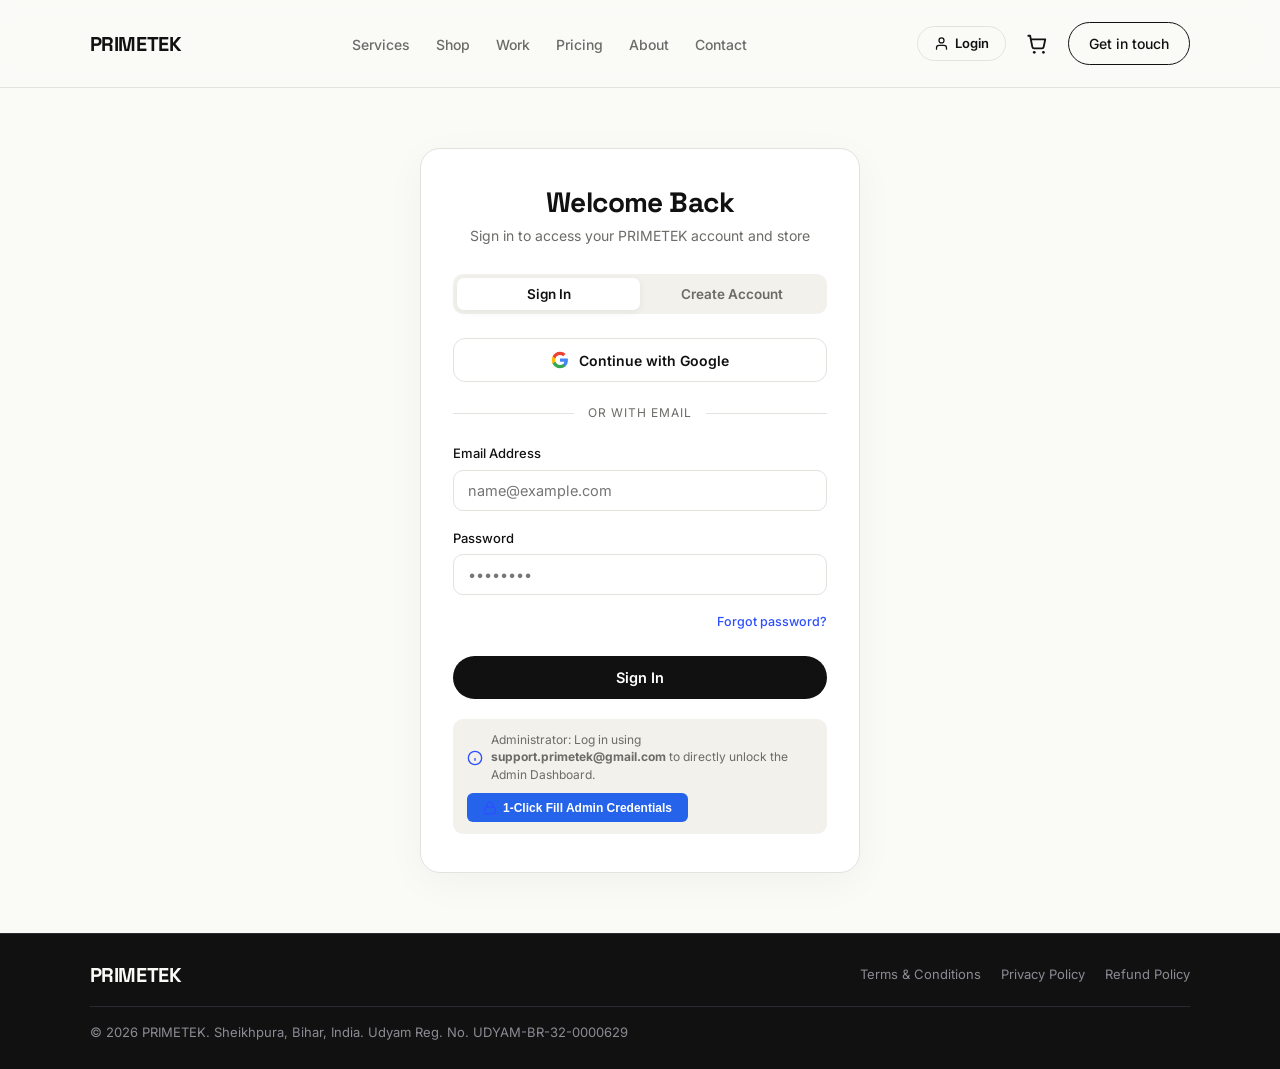
<file: account.html>
<!DOCTYPE html>
<html lang="en">
<head>
<meta charset="UTF-8">
<meta name="viewport" content="width=device-width, initial-scale=1.0">
<title>My Account &amp; Projects | PRIMETEK</title>
<link rel="icon" type="image/svg+xml" href="favicon.svg">
<link rel="icon" type="image/png" sizes="32x32" href="favicon-32.png">
<link rel="icon" type="image/png" sizes="16x16" href="favicon-16.png">
<link rel="apple-touch-icon" href="apple-touch-icon.png">
<link rel="preconnect" href="https://fonts.googleapis.com">
<link href="https://fonts.googleapis.com/css2?family=Space+Grotesk:wght@400;500;600;700&family=Inter:wght@400;500;600&display=swap" rel="stylesheet">
<link rel="stylesheet" href="shop.css">
<link rel="stylesheet" href="nav-auth.css">
<style>
  .account-container{
    max-width:1040px;
    margin:0 auto;
    padding:60px 6vw 90px;
  }
  .account-header-card{
    background:#fff;
    border:1px solid var(--line);
    border-radius:18px;
    padding:28px 32px;
    display:flex;
    justify-content:space-between;
    align-items:center;
    flex-wrap:wrap;
    gap:20px;
    margin-bottom:32px;
    box-shadow:0 4px 16px rgba(0,0,0,0.02);
  }
  .account-user-meta{display:flex;align-items:center;gap:18px;}
  .account-big-avatar{
    width:58px;height:58px;border-radius:50%;
    background:var(--accent);color:#fff;
    font-size:24px;font-weight:700;
    display:flex;align-items:center;justify-content:center;
    font-family:'Space Grotesk',sans-serif;
  }
  .account-titles h1{font-size:24px;letter-spacing:-0.02em;margin-bottom:4px;}
  .account-titles p{color:var(--sub);font-size:13.5px;}

  .account-badges{display:flex;gap:10px;align-items:center;flex-wrap:wrap;}
  .badge-role{
    padding:4px 12px;border-radius:100px;
    font-size:12px;font-weight:600;
    background:var(--paper-alt);color:var(--ink);
  }
  .badge-role.admin{background:var(--ink);color:#fff;}
  .badge-role.pm{background:#FEF3C7;color:#B45309;}
  .badge-role.dev{background:#ECFDF5;color:#059669;}

  .section-card{
    background:#fff;
    border:1px solid var(--line);
    border-radius:18px;
    padding:28px 32px;
    margin-bottom:28px;
    box-shadow:0 4px 16px rgba(0,0,0,0.02);
  }
  .section-title{
    font-family:'Space Grotesk',sans-serif;
    font-size:19px;
    font-weight:700;
    margin-bottom:18px;
    display:flex;
    align-items:center;
    gap:10px;
  }

  /* Projects Tracker Cards */
  .client-projects-grid{
    display:grid;
    grid-template-columns:repeat(auto-fill, minmax(320px, 1fr));
    gap:20px;
  }
  .client-project-card{
    background:var(--paper);
    border:1px solid var(--line);
    border-radius:14px;
    padding:20px;
    display:flex;
    flex-direction:column;
    gap:14px;
  }
  .client-proj-head{
    display:flex;
    justify-content:space-between;
    align-items:flex-start;
    gap:10px;
  }
  .client-proj-code{
    font-family:'Space Grotesk',sans-serif;
    font-size:11px;
    font-weight:700;
    background:#fff;
    border:1px solid var(--line);
    padding:2px 7px;
    border-radius:5px;
    color:var(--accent);
  }
  .client-proj-title{
    font-family:'Space Grotesk',sans-serif;
    font-size:16px;
    font-weight:700;
    margin:6px 0 2px;
  }
  .client-proj-status{
    font-size:11px;
    font-weight:700;
    padding:3px 9px;
    border-radius:100px;
    background:#E0E7FF;
    color:#3730A3;
  }
  .client-proj-status.completed{background:#DCFCE7;color:#15803D;}
  .client-proj-status.in_progress{background:#EFF6FF;color:#2563EB;}

  .client-progress-bar{
    height:7px;
    background:#E5E7EB;
    border-radius:100px;
    overflow:hidden;
    margin:6px 0 2px;
  }
  .client-progress-fill{
    height:100%;
    background:var(--accent);
    border-radius:100px;
  }

  .client-milestone-list{
    list-style:none;
    padding:0;
    margin:0;
    display:flex;
    flex-direction:column;
    gap:6px;
    font-size:12.5px;
    border-top:1px dashed var(--line);
    padding-top:10px;
  }
  .client-milestone-item{
    display:flex;
    align-items:center;
    gap:8px;
    color:var(--ink);
  }
  .client-milestone-item.done{
    color:var(--sub);
    text-decoration:line-through;
  }
  .m-icon-done{color:#16A34A;font-weight:bold;}
  .m-icon-pending{color:#9CA3AF;}

  .client-deliv-btns{
    display:flex;
    gap:8px;
    flex-wrap:wrap;
    margin-top:auto;
    padding-top:10px;
    border-top:1px solid var(--line);
  }
  .btn-deliv{
    font-size:12px;
    font-weight:600;
    padding:5px 10px;
    border-radius:6px;
    background:#fff;
    border:1px solid var(--line);
    color:var(--ink);
    text-decoration:none;
    transition:all .15s;
  }
  .btn-deliv:hover{border-color:var(--accent);color:var(--accent);}

  .btn-wa-client{
    display:inline-flex;
    align-items:center;
    gap:6px;
    background:#DCFCE7;
    color:#15803D;
    border:1px solid #BBF7D0;
    font-size:12px;
    font-weight:600;
    padding:5px 10px;
    border-radius:6px;
    text-decoration:none;
  }
  .btn-wa-client:hover{background:#BBF7D0;}

  /* Downloads */
  .downloads-grid{
    display:grid;
    grid-template-columns:repeat(auto-fill, minmax(280px, 1fr));
    gap:16px;
  }
  .download-card{
    border:1px solid var(--line);
    border-radius:12px;
    padding:18px;
    display:flex;
    flex-direction:column;
    gap:10px;
    background:var(--paper);
  }
  .download-card h3{font-size:15px;font-weight:600;font-family:'Space Grotesk',sans-serif;}
  .download-card p{font-size:12.5px;color:var(--sub);}
  .download-link{
    display:inline-flex;align-items:center;gap:6px;
    color:var(--accent);font-size:13px;font-weight:600;
    text-decoration:none;margin-top:auto;
  }
  .download-link:hover{text-decoration:underline;}

  .empty-state{
    text-align:center;
    padding:40px 20px;
    color:var(--sub);
    font-size:14px;
  }
  .empty-state svg{width:36px;height:36px;margin:0 auto 12px;color:var(--sub);opacity:0.6;}
</style>
<link rel="stylesheet" href="whatsapp-widget.css">
</head>
<body>

<!-- ================= NAV ================= -->
<header>
  <a href="index.html" class="brand" aria-label="PRIMETEK home">
    <span class="brand-name">PRIMETEK</span>
  </a>
  <nav id="siteNav">
    <ul>
      <li><a href="index.html#services">Services</a></li>
      <li><a href="products.html">Shop</a></li>
      <li><a href="index.html#work">Work</a></li>
      <li><a href="index.html#pricing">Pricing</a></li>
      <li><a href="index.html#about">About</a></li>
      <li><a href="index.html#contact">Contact</a></li>
    </ul>
  </nav>
  <div class="nav-right">
    <button class="menu-toggle" id="menuToggle" aria-label="Toggle menu" aria-expanded="false">
      <svg class="icon-menu" viewBox="0 0 24 24" fill="none" stroke="currentColor" stroke-width="2" stroke-linecap="round"><line x1="3" y1="6" x2="21" y2="6"/><line x1="3" y1="12" x2="21" y2="12"/><line x1="3" y1="18" x2="21" y2="18"/></svg>
      <svg class="icon-close" viewBox="0 0 24 24" fill="none" stroke="currentColor" stroke-width="2" stroke-linecap="round"><line x1="5" y1="5" x2="19" y2="19"/><line x1="19" y1="5" x2="5" y2="19"/></svg>
    </button>
    <a href="cart.html" class="cart-link">
      <span class="sr-only">View cart</span>
      <svg viewBox="0 0 24 24" fill="none" stroke="currentColor" stroke-width="2" stroke-linecap="round" stroke-linejoin="round"><circle cx="9" cy="21" r="1.5" fill="currentColor" stroke="none"/><circle cx="19" cy="21" r="1.5" fill="currentColor" stroke="none"/><path d="M2.5 3h2l2.4 12.2a2 2 0 0 0 2 1.6h8.4a2 2 0 0 0 2-1.6L21 7H6"/></svg>
      <span class="cart-badge" data-count="0">0</span>
    </a>
    <a href="index.html#contact" class="nav-cta">Get in touch</a>
  </div>
</header>

<main class="account-container">

  <!-- Header Card -->
  <div class="account-header-card">
    <div class="account-user-meta">
      <div class="account-big-avatar" id="accAvatar">U</div>
      <div class="account-titles">
        <h1 id="accName">My Account</h1>
        <p id="accEmail">user@example.com</p>
      </div>
    </div>
    <div class="account-badges">
      <span class="badge-role" id="accRoleBadge">Client Partner</span>
      <div id="adminDirectBtn" style="display:none;">
        <a href="admin.html" class="btn-primary btn-small" style="text-decoration:none;border-radius:100px;">Go to Admin Panel →</a>
      </div>
    </div>
  </div>

  <!-- SECTION 1: MY ACTIVE PROJECTS & MILESTONES (PMS) -->
  <div class="section-card">
    <div class="section-title">
      <svg viewBox="0 0 24 24" fill="none" stroke="currentColor" stroke-width="2" style="width:20px;height:20px;color:var(--accent);"><path d="M22 19a2 2 0 0 1-2 2H4a2 2 0 0 1-2-2V5a2 2 0 0 1 2-2h5l2 3h9a2 2 0 0 1 2 2z"/><polyline points="9 11 12 14 22 4"/></svg>
      My Projects &amp; Milestone Tracker
    </div>
    <div id="clientProjectsContainer" class="client-projects-grid">
      <div class="empty-state" style="grid-column:1/-1;">
        <p>Loading your project milestones...</p>
      </div>
    </div>
  </div>

  <!-- SECTION 2: DOWNLOADS & READY-MADE SOFTWARE -->
  <div class="section-card">
    <div class="section-title">
      <svg viewBox="0 0 24 24" fill="none" stroke="currentColor" stroke-width="2" style="width:20px;height:20px;color:var(--accent);"><path d="M21 15v4a2 2 0 0 1-2 2H5a2 2 0 0 1-2-2v-4"/><polyline points="7 10 12 15 17 10"/><line x1="12" y1="15" x2="12" y2="3"/></svg>
      My Software &amp; Downloads
    </div>
    <div id="downloadsContent" class="downloads-grid">
      <div class="empty-state" style="grid-column:1/-1;">
        <svg viewBox="0 0 24 24" fill="none" stroke="currentColor" stroke-width="1.8"><polygon points="12 2 2 7 12 12 22 7 12 2"/><polyline points="2 17 12 22 22 17"/><polyline points="2 12 12 17 22 12"/></svg>
        <p>You haven't purchased any ready-made software packages yet.</p>
        <p style="margin-top:6px;"><a href="products.html" style="color:var(--accent);text-decoration:underline;font-weight:600;">Browse our Storefront</a> to explore ready-made websites, apps, and ERP systems.</p>
      </div>
    </div>
  </div>

  <!-- SECTION 3: DIRECT PRIORITY SUPPORT -->
  <div class="section-card">
    <div class="section-title">
      <svg viewBox="0 0 24 24" fill="none" stroke="currentColor" stroke-width="2" style="width:20px;height:20px;color:var(--accent);"><path d="M21 11.5a8.38 8.38 0 0 1-.9 3.8 8.5 8.5 0 0 1-7.6 4.7 8.38 8.38 0 0 1-3.8-.9L3 21l1.9-5.7a8.38 8.38 0 0 1-.9-3.8 8.5 8.5 0 0 1 4.7-7.6 8.38 8.38 0 0 1 3.8-.9h.5a8.48 8.48 0 0 1 8 8v.5z"/></svg>
      Direct Priority Engineering Support
    </div>
    <p style="color:var(--sub);font-size:14px;line-height:1.6;">
      Need adjustments to your project milestone or customized software integration? Reach out directly via priority phone <strong>+91 78708 19862</strong> or email <strong>support.primetek@gmail.com</strong>.
    </p>
  </div>

</main>

<!-- ================= FOOTER ================= -->
<footer>
  <div class="footer-top">
    <span class="brand-name">PRIMETEK</span>
    <div class="footer-links">
      <a href="terms.html">Terms &amp; Conditions</a>
      <a href="privacy.html">Privacy Policy</a>
      <a href="refund.html">Refund Policy</a>
    </div>
  </div>
  <div class="footer-bottom">© 2026 PRIMETEK. Sheikhpura, Bihar, India. Udyam Reg. No. UDYAM-BR-32-0000629</div>
</footer>

<!-- PRIMETEK Native Railway API & Central Database Engine -->
<script src="primetek-api.js"></script>
<script src="cart.js"></script>
<script src="nav-auth.js"></script>

<script>
  (function(){
    const accAvatar = document.getElementById('accAvatar');
    const accName = document.getElementById('accName');
    const accEmail = document.getElementById('accEmail');
    const accRoleBadge = document.getElementById('accRoleBadge');
    const adminDirectBtn = document.getElementById('adminDirectBtn');
    const clientProjectsContainer = document.getElementById('clientProjectsContainer');
    const downloadsContent = document.getElementById('downloadsContent');

    async function checkAuth(){
      const user = window.PrimetekAuth.getCurrentUser();
      if(!user){
        window.location.href = 'login.html';
        return;
      }

      accName.textContent = user.displayName || user.email.split('@')[0];
      accEmail.textContent = user.email;
      accAvatar.textContent = (user.displayName || user.email || 'U')[0].toUpperCase();

      const role = user.role || 'client';
      const perm = window.PrimetekAuth.getRolePermissions(role);
      accRoleBadge.textContent = perm.label;
      accRoleBadge.className = `badge-role ${role === 'super_admin' ? 'admin' : (role === 'project_manager' ? 'pm' : (role === 'developer' ? 'dev' : ''))}`;

      if(user.isAdmin){
        adminDirectBtn.style.display = 'block';
      } else {
        adminDirectBtn.style.display = 'none';
      }

      await loadClientProjects(user);
      await loadClientDownloads(user);
    }

    async function loadClientProjects(user){
      let projects = [];
      if(user.isAdmin){
        // Staff/Admin sees active projects
        projects = await window.PrimetekDB.getProjects();
      } else {
        projects = await window.PrimetekDB.getProjectsForClient(user.email);
        // If client has no matched project, show first project for seamless demo experience
        if(projects.length === 0){
          const all = await window.PrimetekDB.getProjects();
          if(all.length > 0) projects = [all[0]];
        }
      }

      if(!projects || projects.length === 0){
        clientProjectsContainer.innerHTML = `
          <div class="empty-state" style="grid-column:1/-1;">
            <svg viewBox="0 0 24 24" fill="none" stroke="currentColor" stroke-width="1.8"><rect x="3" y="4" width="18" height="18" rx="2" ry="2"/><line x1="16" y1="2" x2="16" y2="6"/><line x1="8" y1="2" x2="8" y2="6"/><line x1="3" y1="10" x2="21" y2="10"/></svg>
            <p>No active projects registered for <strong>${user.email}</strong>.</p>
            <p style="margin-top:6px;">Need a custom build or mobile app? <a href="index.html#contact" style="color:var(--accent);text-decoration:underline;font-weight:600;">Contact our engineering team</a>.</p>
          </div>
        `;
        return;
      }

      clientProjectsContainer.innerHTML = projects.map(p => {
        const milestones = Array.isArray(p.milestones) ? p.milestones : [];
        const completedM = milestones.filter(m => m.completed).length;
        const progress = p.progress || 0;
        const deliv = p.deliverables || {};

        return `
          <div class="client-project-card">
            <div class="client-proj-head">
              <div>
                <span class="client-proj-code">${p.code || 'PRJ'}</span>
                <h3 class="client-proj-title">${p.title}</h3>
                <div style="font-size:12px;color:var(--sub);">Lead: <strong>${p.manager || 'PRIMETEK Team'}</strong></div>
              </div>
              <span class="client-proj-status ${p.status === 'completed' ? 'completed' : 'in_progress'}">
                ${(p.status || 'Active').replace('_', ' ').toUpperCase()}
              </span>
            </div>

            <div>
              <div style="display:flex;justify-content:space-between;font-size:12px;font-weight:600;margin-bottom:4px;">
                <span>Project Progress</span>
                <span>${progress}% (${completedM}/${milestones.length} Milestones)</span>
              </div>
              <div class="client-progress-bar">
                <div class="client-progress-fill" style="width:${progress}%;"></div>
              </div>
            </div>

            ${milestones.length > 0 ? `
              <ul class="client-milestone-list">
                ${milestones.map(m => `
                  <li class="client-milestone-item ${m.completed ? 'done' : ''}">
                    <span class="${m.completed ? 'm-icon-done' : 'm-icon-pending'}">${m.completed ? '✓' : '○'}</span>
                    <span>${m.title} ${m.date ? `<small style="color:var(--sub);">(${m.date})</small>` : ''}</span>
                  </li>
                `).join('')}
              </ul>
            ` : ''}

            <div class="client-deliv-btns">
              ${deliv.demoUrl ? `<a href="${deliv.demoUrl}" target="_blank" class="btn-deliv">🌐 Live Demo</a>` : ''}
              ${deliv.repoUrl ? `<a href="${deliv.repoUrl}" target="_blank" class="btn-deliv">💻 Source Repo</a>` : ''}
              ${deliv.docsUrl ? `<a href="${deliv.docsUrl}" target="_blank" class="btn-deliv">📁 Deliverables</a>` : ''}
              <a href="https://wa.me/917870819862?text=Hello%20PRIMETEK,%20I%20have%20an%20inquiry%20regarding%20my%20project%20${encodeURIComponent(p.code || p.title)}" target="_blank" class="btn-wa-client">
                <svg viewBox="0 0 24 24" fill="none" stroke="currentColor" stroke-width="2" style="width:13px;height:13px;"><path d="M21 11.5a8.38 8.38 0 0 1-.9 3.8 8.5 8.5 0 0 1-7.6 4.7 8.38 8.38 0 0 1-3.8-.9L3 21l1.9-5.7a8.38 8.38 0 0 1-.9-3.8 8.5 8.5 0 0 1 4.7-7.6 8.38 8.38 0 0 1 3.8-.9h.5a8.48 8.48 0 0 1 8 8v.5z"/></svg>
                WhatsApp Lead
              </a>
            </div>
          </div>
        `;
      }).join('');
    }

    async function loadClientDownloads(user){
      const orders = await window.PrimetekDB.getOrders();
      const myOrders = orders.filter(o => (o.email || '').toLowerCase().trim() === (user.email || '').toLowerCase().trim());

      const items = [];
      myOrders.forEach(o => {
        if(Array.isArray(o.items)){
          o.items.forEach(it => items.push(it));
        }
      });

      if(items.length === 0){
        // Default download suggestion
        downloadsContent.innerHTML = `
          <div class="empty-state" style="grid-column:1/-1;">
            <svg viewBox="0 0 24 24" fill="none" stroke="currentColor" stroke-width="1.8"><polygon points="12 2 2 7 12 12 22 7 12 2"/><polyline points="2 17 12 22 22 17"/><polyline points="2 12 12 17 22 12"/></svg>
            <p>You haven't purchased any ready-made software packages yet.</p>
            <p style="margin-top:6px;"><a href="products.html" style="color:var(--accent);text-decoration:underline;font-weight:600;">Browse our Storefront</a> to explore ready-made websites, apps, and ERP systems.</p>
          </div>
        `;
        return;
      }

      downloadsContent.innerHTML = items.map(it => `
        <div class="download-card">
          <h3>${it.name}</h3>
          <p>Package license active. Instant cloud download package.</p>
          <a href="${it.downloadUrl || '#'}" class="download-link" onclick="if(!'${it.downloadUrl}'){ alert('Download archive will be ready upon final deployment verification.'); return false; }">
            <svg viewBox="0 0 24 24" fill="none" stroke="currentColor" stroke-width="2" style="width:16px;height:16px;"><path d="M21 15v4a2 2 0 0 1-2 2H5a2 2 0 0 1-2-2v-4"/><polyline points="7 10 12 15 17 10"/><line x1="12" y1="15" x2="12" y2="3"/></svg>
            Download Package Archive
          </a>
        </div>
      `).join('');
    }

    document.addEventListener('DOMContentLoaded', () => {
      window.PrimetekAuth.onAuthStateChanged(() => {
        checkAuth();
      });
    });
  })();
</script>

<script src="whatsapp-widget.js"></script>
</body>
</html>
</file>
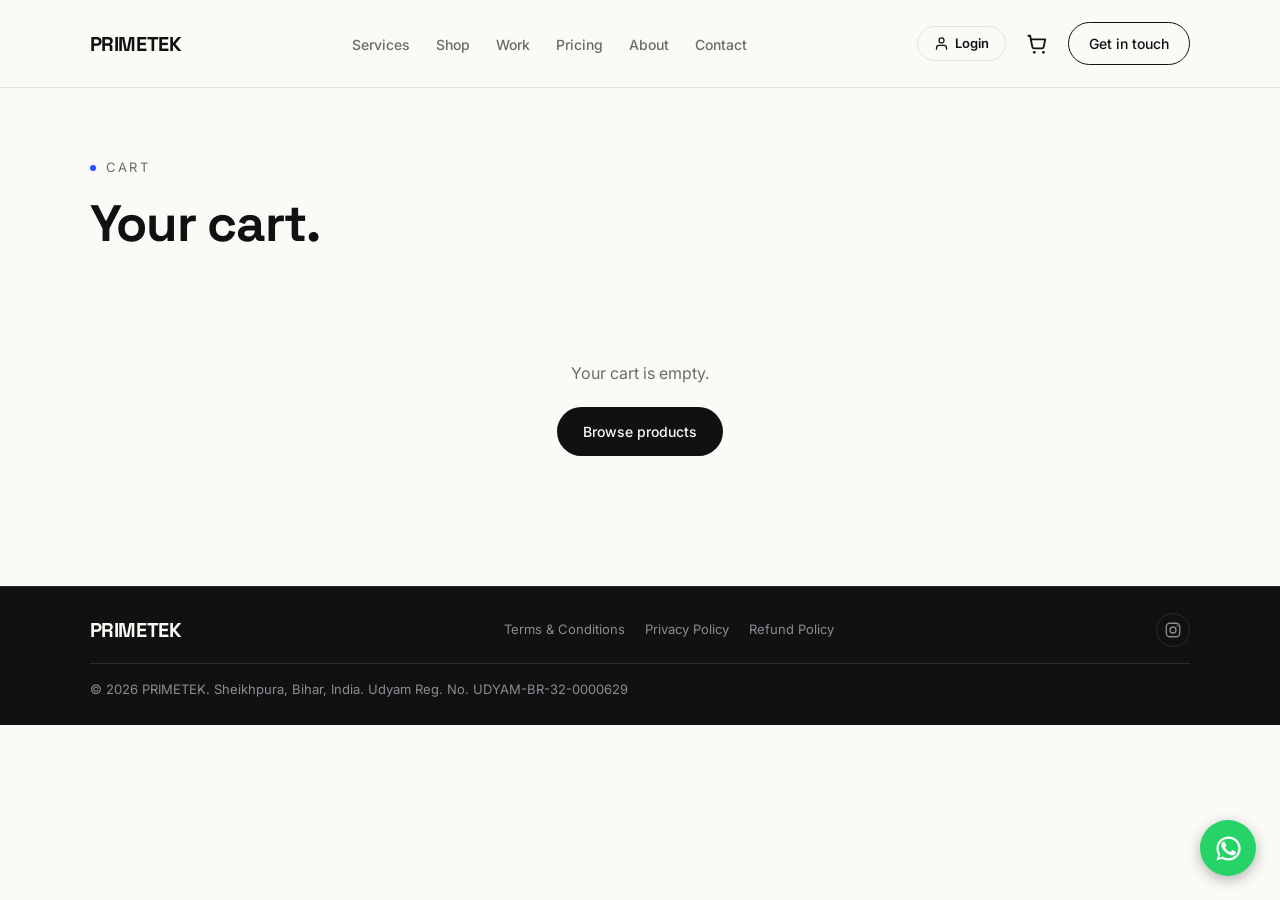
<file: cart.html>
<!DOCTYPE html>
<html lang="en">
<head>
<meta charset="UTF-8">
<meta name="viewport" content="width=device-width, initial-scale=1.0">
<title>Your Cart | PRIMETEK</title>
<link rel="icon" type="image/svg+xml" href="favicon.svg">
<link rel="icon" type="image/png" sizes="32x32" href="favicon-32.png">
<link rel="icon" type="image/png" sizes="16x16" href="favicon-16.png">
<link rel="apple-touch-icon" href="apple-touch-icon.png">
<link rel="preconnect" href="https://fonts.googleapis.com">
<link href="https://fonts.googleapis.com/css2?family=Space+Grotesk:wght@400;500;600;700&family=Inter:wght@400;500;600&display=swap" rel="stylesheet">
<link rel="stylesheet" href="shop.css">
<link rel="stylesheet" href="nav-auth.css">
<link rel="stylesheet" href="whatsapp-widget.css">
</head>
<body>

<!-- ================= NAV ================= -->
<header>
  <a href="index.html" class="brand" aria-label="PRIMETEK home">
    <span class="brand-name">PRIMETEK</span>
  </a>
  <nav id="siteNav">
    <ul>
      <li><a href="index.html#services">Services</a></li>
      <li><a href="products.html">Shop</a></li>
      <li><a href="index.html#work">Work</a></li>
      <li><a href="index.html#pricing">Pricing</a></li>
      <li><a href="index.html#about">About</a></li>
      <li><a href="index.html#contact">Contact</a></li>
    </ul>
  </nav>
  <div class="nav-right">
    <button class="menu-toggle" id="menuToggle" aria-label="Toggle menu" aria-expanded="false">
      <svg class="icon-menu" viewBox="0 0 24 24" fill="none" stroke="currentColor" stroke-width="2" stroke-linecap="round"><line x1="3" y1="6" x2="21" y2="6"/><line x1="3" y1="12" x2="21" y2="12"/><line x1="3" y1="18" x2="21" y2="18"/></svg>
      <svg class="icon-close" viewBox="0 0 24 24" fill="none" stroke="currentColor" stroke-width="2" stroke-linecap="round"><line x1="5" y1="5" x2="19" y2="19"/><line x1="19" y1="5" x2="5" y2="19"/></svg>
    </button>
    <a href="cart.html" class="cart-link">
      <span class="sr-only">View cart</span>
      <svg viewBox="0 0 24 24" fill="none" stroke="currentColor" stroke-width="2" stroke-linecap="round" stroke-linejoin="round"><circle cx="9" cy="21" r="1.5" fill="currentColor" stroke="none"/><circle cx="19" cy="21" r="1.5" fill="currentColor" stroke="none"/><path d="M2.5 3h2l2.4 12.2a2 2 0 0 0 2 1.6h8.4a2 2 0 0 0 2-1.6L21 7H6"/></svg>
      <span class="cart-badge" data-count="0">0</span>
    </a>
    <a href="index.html#contact" class="nav-cta">Get in touch</a>
  </div>
</header>

<!-- ================= CART ================= -->
<section id="cart">
  <div class="page-head">
    <div class="eyebrow"><span class="dot"></span>Cart</div>
    <h1>Your cart.</h1>
  </div>

  <div id="cartContent"></div>
</section>

<!-- ================= FOOTER ================= -->
<footer>
  <div class="footer-top">
    <span class="brand-name">PRIMETEK</span>
    <div class="footer-links">
      <a href="terms.html">Terms &amp; Conditions</a>
      <a href="privacy.html">Privacy Policy</a>
      <a href="refund.html">Refund Policy</a>
    </div>
    <div class="social-links">
      <a href="https://www.instagram.com/primetekonline?igsh=YmthbGd3YTY3eW83" target="_blank" rel="noopener" class="social-icon">
        <span class="sr-only">Follow PRIMETEK on Instagram</span>
        <svg viewBox="0 0 24 24" fill="none" stroke="currentColor" stroke-width="1.8"><rect x="3" y="3" width="18" height="18" rx="5"/><circle cx="12" cy="12" r="4"/><circle cx="17.5" cy="6.5" r="1" fill="currentColor" stroke="none"/></svg>
      </a>
    </div>
  </div>
  <div class="footer-bottom">© 2026 PRIMETEK. Sheikhpura, Bihar, India. Udyam Reg. No. UDYAM-BR-32-0000629</div>
</footer>

<!-- PRIMETEK Native Railway API & Central Database Engine -->
<script src="primetek-api.js"></script>
<script src="cart.js"></script>
<script src="nav-auth.js"></script>
<script>
  function esc(s){
    var d = document.createElement('div');
    d.textContent = s;
    return d.innerHTML;
  }

  function render(){
    var cart = PrimetekCart.getCart();
    var el = document.getElementById('cartContent');

    if(cart.length === 0){
      el.innerHTML =
        '<div class="cart-empty">' +
          '<p>Your cart is empty.</p>' +
          '<a href="products.html" class="btn-primary">Browse products</a>' +
        '</div>';
      return;
    }

    var itemsHtml = cart.map(function(item){
      return (
        '<div class="cart-item" data-id="' + esc(item.id) + '">' +
          '<div class="cart-item-thumb"><svg viewBox="0 0 24 24" fill="none" stroke="#6B6B68" stroke-width="1.8"><rect x="3" y="4" width="18" height="14" rx="2"/><path d="M3 9h18"/></svg></div>' +
          '<div class="cart-item-info">' +
            '<h2>' + esc(item.name) + '</h2>' +
            '<span>' + PrimetekCart.formatPrice(item.price) + ' each</span>' +
          '</div>' +
          '<div class="qty-control">' +
            '<button type="button" class="qty-dec" aria-label="Decrease quantity">−</button>' +
            '<span>' + item.qty + '</span>' +
            '<button type="button" class="qty-inc" aria-label="Increase quantity">+</button>' +
          '</div>' +
          '<div class="cart-item-price">' + PrimetekCart.formatPrice(item.price * item.qty) + '</div>' +
          '<button type="button" class="cart-item-remove">Remove</button>' +
        '</div>'
      );
    }).join('');

    var total = PrimetekCart.cartTotal();

    el.innerHTML =
      '<div class="cart-layout">' +
        '<div class="cart-items">' +
          '<div class="cart-items-head"><span>' + cart.length + ' item' + (cart.length === 1 ? '' : 's') + '</span>' +
          '<button type="button" id="clearCartBtn" class="cart-clear-btn">Clear cart</button></div>' +
          itemsHtml +
        '</div>' +
        '<div class="cart-summary">' +
          '<h2>Order summary</h2>' +
          '<div class="summary-row"><span>Subtotal</span><span>' + PrimetekCart.formatPrice(total) + '</span></div>' +
          '<div class="summary-row total"><span>Total</span><span>' + PrimetekCart.formatPrice(total) + '</span></div>' +
          '<a href="checkout.html" class="btn-primary" style="width:100%;text-align:center;margin-top:20px;">Proceed to checkout</a>' +
          '<a href="products.html" class="btn-secondary" style="width:100%;text-align:center;margin-top:12px;">Continue browsing</a>' +
        '</div>' +
      '</div>';

    el.querySelectorAll('.qty-inc').forEach(function(btn){
      btn.addEventListener('click', function(){
        var id = btn.closest('.cart-item').dataset.id;
        var item = PrimetekCart.getCart().find(function(i){ return i.id === id; });
        PrimetekCart.setQty(id, item.qty + 1);
        render();
      });
    });
    el.querySelectorAll('.qty-dec').forEach(function(btn){
      btn.addEventListener('click', function(){
        var id = btn.closest('.cart-item').dataset.id;
        var item = PrimetekCart.getCart().find(function(i){ return i.id === id; });
        if(item.qty <= 1){
          PrimetekCart.removeFromCart(id);
        }else{
          PrimetekCart.setQty(id, item.qty - 1);
        }
        render();
      });
    });
    el.querySelectorAll('.cart-item-remove').forEach(function(btn){
      btn.addEventListener('click', function(){
        var id = btn.closest('.cart-item').dataset.id;
        PrimetekCart.removeFromCart(id);
        render();
      });
    });

    var clearBtn = document.getElementById('clearCartBtn');
    if(clearBtn){
      clearBtn.addEventListener('click', function(){
        if(confirm('Remove all items from your cart?')){
          PrimetekCart.saveCart([]);
          render();
        }
      });
    }
  }

  render();
</script>

<a href="https://wa.me/917870819862?text=Hi%20PRIMETEK%2C%20I%20have%20a%20question%20about%20your%20services." class="whatsapp-float" target="_blank" rel="noopener">
  <span class="sr-only">Chat with us on WhatsApp</span>
  <svg viewBox="0 0 24 24" fill="currentColor"><path d="M17.472 14.382c-.297-.149-1.758-.867-2.03-.967-.273-.099-.471-.148-.67.15-.197.297-.767.966-.94 1.164-.173.199-.347.223-.644.075-.297-.15-1.255-.463-2.39-1.475-.883-.788-1.48-1.761-1.653-2.059-.173-.297-.018-.458.13-.606.134-.133.298-.347.446-.52.149-.174.198-.298.298-.497.099-.198.05-.371-.025-.52-.075-.149-.669-1.612-.916-2.207-.242-.579-.487-.5-.669-.51-.173-.008-.371-.01-.57-.01-.198 0-.52.074-.792.372-.272.297-1.04 1.016-1.04 2.479 0 1.462 1.065 2.875 1.213 3.074.149.198 2.096 3.2 5.077 4.487.709.306 1.262.489 1.694.625.712.227 1.36.195 1.871.118.571-.085 1.758-.719 2.006-1.413.248-.694.248-1.289.173-1.413-.074-.124-.272-.198-.57-.347z"/><path d="M12.05 2C6.508 2 2.02 6.487 2.02 12.03c0 1.994.579 3.85 1.579 5.412L2 22l4.671-1.567A9.965 9.965 0 0012.05 22c5.542 0 10.03-4.487 10.03-10.03C22.08 6.487 17.592 2 12.05 2zm0 18.11a8.06 8.06 0 01-4.377-1.28l-.314-.187-3.256 1.083 1.09-3.181-.204-.324a8.056 8.056 0 01-1.24-4.19c0-4.464 3.632-8.096 8.301-8.096 4.464 0 8.096 3.632 8.096 8.096 0 4.464-3.632 8.079-8.096 8.079z"/></svg>
</a>
<script src="whatsapp-widget.js"></script>
</body>
</html>
</file>
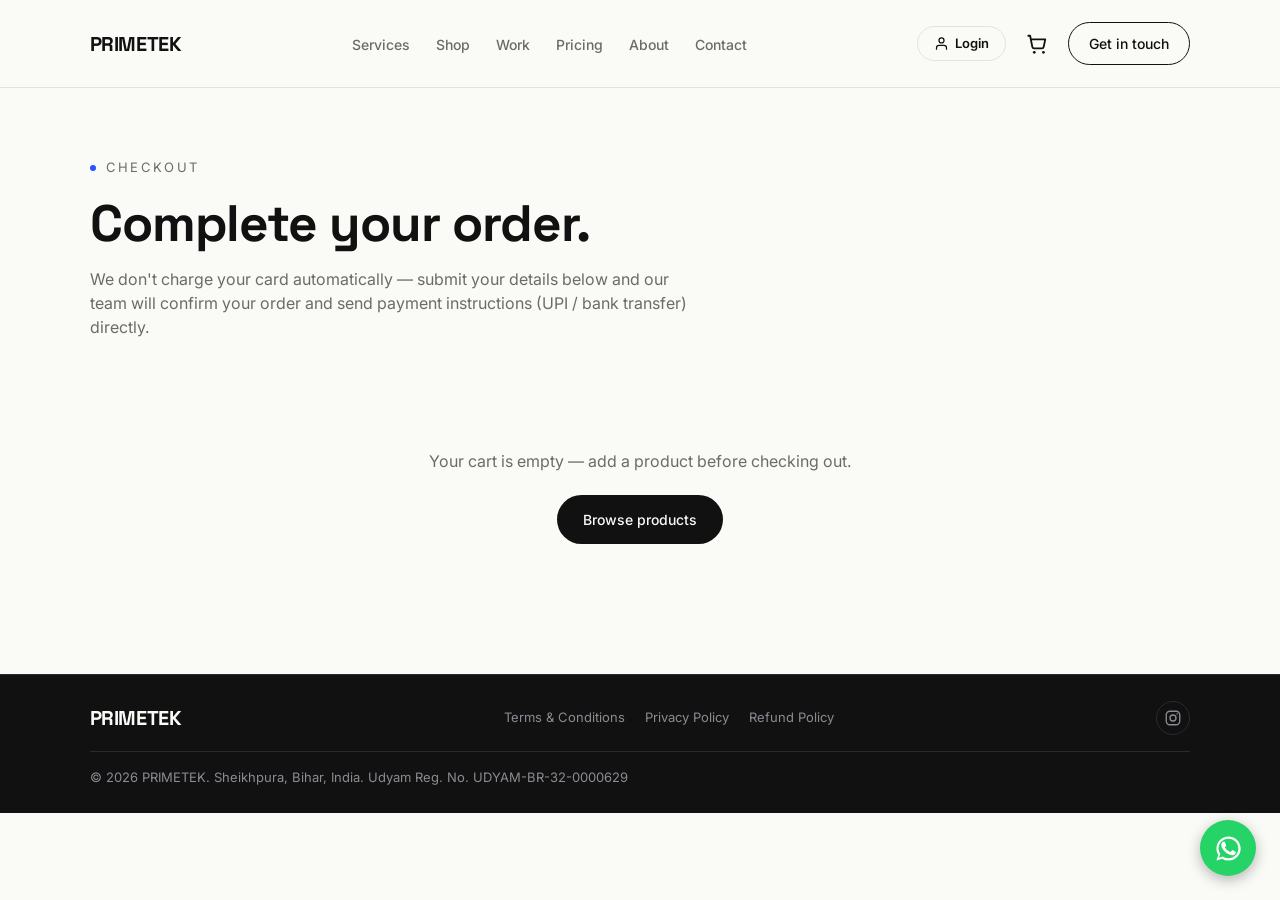
<file: checkout.html>
<!DOCTYPE html>
<html lang="en">
<head>
<meta charset="UTF-8">
<meta name="viewport" content="width=device-width, initial-scale=1.0">
<title>Checkout | PRIMETEK</title>
<link rel="icon" type="image/svg+xml" href="favicon.svg">
<link rel="icon" type="image/png" sizes="32x32" href="favicon-32.png">
<link rel="icon" type="image/png" sizes="16x16" href="favicon-16.png">
<link rel="apple-touch-icon" href="apple-touch-icon.png">
<link rel="preconnect" href="https://fonts.googleapis.com">
<link href="https://fonts.googleapis.com/css2?family=Space+Grotesk:wght@400;500;600;700&family=Inter:wght@400;500;600&display=swap" rel="stylesheet">
<link rel="stylesheet" href="shop.css">
<link rel="stylesheet" href="nav-auth.css">
<link rel="stylesheet" href="whatsapp-widget.css">
</head>
<body>

<!-- ================= NAV ================= -->
<header>
  <a href="index.html" class="brand" aria-label="PRIMETEK home">
    <span class="brand-name">PRIMETEK</span>
  </a>
  <nav id="siteNav">
    <ul>
      <li><a href="index.html#services">Services</a></li>
      <li><a href="products.html">Shop</a></li>
      <li><a href="index.html#work">Work</a></li>
      <li><a href="index.html#pricing">Pricing</a></li>
      <li><a href="index.html#about">About</a></li>
      <li><a href="index.html#contact">Contact</a></li>
    </ul>
  </nav>
  <div class="nav-right">
    <button class="menu-toggle" id="menuToggle" aria-label="Toggle menu" aria-expanded="false">
      <svg class="icon-menu" viewBox="0 0 24 24" fill="none" stroke="currentColor" stroke-width="2" stroke-linecap="round"><line x1="3" y1="6" x2="21" y2="6"/><line x1="3" y1="12" x2="21" y2="12"/><line x1="3" y1="18" x2="21" y2="18"/></svg>
      <svg class="icon-close" viewBox="0 0 24 24" fill="none" stroke="currentColor" stroke-width="2" stroke-linecap="round"><line x1="5" y1="5" x2="19" y2="19"/><line x1="19" y1="5" x2="5" y2="19"/></svg>
    </button>
    <a href="cart.html" class="cart-link">
      <span class="sr-only">View cart</span>
      <svg viewBox="0 0 24 24" fill="none" stroke="currentColor" stroke-width="2" stroke-linecap="round" stroke-linejoin="round"><circle cx="9" cy="21" r="1.5" fill="currentColor" stroke="none"/><circle cx="19" cy="21" r="1.5" fill="currentColor" stroke="none"/><path d="M2.5 3h2l2.4 12.2a2 2 0 0 0 2 1.6h8.4a2 2 0 0 0 2-1.6L21 7H6"/></svg>
      <span class="cart-badge" data-count="0">0</span>
    </a>
    <a href="index.html#contact" class="nav-cta">Get in touch</a>
  </div>
</header>

<!-- ================= CHECKOUT ================= -->
<section id="checkout">
  <div class="page-head">
    <div class="eyebrow"><span class="dot"></span>Checkout</div>
    <h1>Complete your order.</h1>
    <p>We don't charge your card automatically — submit your details below and our team will confirm your order and send payment instructions (UPI / bank transfer) directly.</p>
  </div>

  <div id="checkoutContent"></div>
</section>

<!-- ================= FOOTER ================= -->
<footer>
  <div class="footer-top">
    <span class="brand-name">PRIMETEK</span>
    <div class="footer-links">
      <a href="terms.html">Terms &amp; Conditions</a>
      <a href="privacy.html">Privacy Policy</a>
      <a href="refund.html">Refund Policy</a>
    </div>
    <div class="social-links">
      <a href="https://www.instagram.com/primetekonline?igsh=YmthbGd3YTY3eW83" target="_blank" rel="noopener" class="social-icon">
        <span class="sr-only">Follow PRIMETEK on Instagram</span>
        <svg viewBox="0 0 24 24" fill="none" stroke="currentColor" stroke-width="1.8"><rect x="3" y="3" width="18" height="18" rx="5"/><circle cx="12" cy="12" r="4"/><circle cx="17.5" cy="6.5" r="1" fill="currentColor" stroke="none"/></svg>
      </a>
    </div>
  </div>
  <div class="footer-bottom">© 2026 PRIMETEK. Sheikhpura, Bihar, India. Udyam Reg. No. UDYAM-BR-32-0000629</div>
</footer>

<!-- PRIMETEK Native Railway API & Central Database Engine -->
<script src="primetek-api.js"></script>
<script src="cart.js"></script>
<script src="nav-auth.js"></script>
<script src="whatsapp-config.js"></script>

<script>
  var WHATSAPP_NUMBER = '917870819862';
  var ORDER_EMAIL = 'info@primetek.online';

  function esc(s){
    var d = document.createElement('div');
    d.textContent = s;
    return d.innerHTML;
  }

  function orderSummaryText(cart, total){
    var lines = cart.map(function(i){
      return i.qty + 'x ' + i.name + ' — ' + PrimetekCart.formatPrice(i.price * i.qty);
    });
    lines.push('Total: ' + PrimetekCart.formatPrice(total));
    return lines.join('\n');
  }

  function renderForm(cart, total){
    var linesHtml = cart.map(function(i){
      return '<div class="order-line"><span>' + i.qty + '× ' + esc(i.name) + '</span><b>' + PrimetekCart.formatPrice(i.price * i.qty) + '</b></div>';
    }).join('');

    return (
      '<div class="checkout-layout">' +
        '<form id="checkoutForm" action="https://formsubmit.co/' + ORDER_EMAIL + '" method="POST">' +
          '<input type="hidden" name="_subject" value="New order from www.primetek.online shop">' +
          '<input type="hidden" name="_captcha" value="false">' +
          '<input type="hidden" name="_template" value="table">' +
          '<input type="hidden" name="order_summary" id="orderSummaryField">' +
          '<input type="text" name="_honey" class="hp-field" tabindex="-1" autocomplete="off">' +

          '<div class="field-row">' +
            '<div class="field"><label for="name">Full name</label><input id="name" name="name" type="text" placeholder="Your name" required></div>' +
            '<div class="field"><label for="phone">Phone</label><input id="phone" name="phone" type="tel" placeholder="+91 …" required></div>' +
          '</div>' +
          '<div class="field"><label for="email">Email</label><input id="email" name="email" type="email" placeholder="you@company.com" required></div>' +
          '<div class="field"><label for="company">Business / brand name (optional)</label><input id="company" name="company" type="text" placeholder="For invoicing or app rebranding"></div>' +
          '<div class="field"><label for="notes">Notes for our team</label><textarea id="notes" name="notes" rows="4" placeholder="Domain name preference, customization requests, timelines, etc."></textarea></div>' +

          '<div class="checkout-note">' +
            'After you submit, our team will confirm details and share a UPI / bank transfer link by email or WhatsApp. Work begins once payment is confirmed.' +
          '</div>' +

          '<button type="submit" class="btn-primary" id="checkoutSubmitBtn">Submit order</button>' +
          '<a href="#" id="whatsappOrderBtn" class="btn-secondary" target="_blank" rel="noopener">Or order instantly via WhatsApp</a>' +
          '<p class="form-status" id="checkoutStatus"></p>' +
        '</form>' +

        '<div class="order-summary">' +
          '<h2>Order summary</h2>' +
          linesHtml +
          '<div class="order-line" style="border-top:1px solid var(--line);margin-top:10px;padding-top:14px;font-size:15px;"><span><b>Total</b></span><b>' + PrimetekCart.formatPrice(total) + '</b></div>' +
        '</div>' +
      '</div>'
    );
  }

  function renderConfirmation(){
    return (
      '<div class="cart-empty">' +
        '<p><b>Order submitted.</b> We\'ll be in touch shortly with payment instructions. You can also message us on WhatsApp any time.</p>' +
        '<a href="index.html" class="btn-primary">Back to home</a>' +
      '</div>'
    );
  }

  function init(){
    var cart = PrimetekCart.getCart();
    var el = document.getElementById('checkoutContent');

    if(cart.length === 0){
      el.innerHTML =
        '<div class="cart-empty">' +
          '<p>Your cart is empty — add a product before checking out.</p>' +
          '<a href="products.html" class="btn-primary">Browse products</a>' +
        '</div>';
      return;
    }

    var total = PrimetekCart.cartTotal();
    el.innerHTML = renderForm(cart, total);

    // Auto-fill user if logged in
    if(window.PrimetekAuth){
      var currentUser = window.PrimetekAuth.getCurrentUser();
      if(currentUser){
        if(currentUser.displayName && document.getElementById('name')) document.getElementById('name').value = currentUser.displayName;
        if(currentUser.email && document.getElementById('email')) document.getElementById('email').value = currentUser.email;
      }
    }

    var summary = orderSummaryText(cart, total);
    document.getElementById('orderSummaryField').value = summary;

    var waText = "Hi PRIMETEK, I'd like to order:\n" + summary + "\n\nMy name: \nPhone: \nEmail: ";
    document.getElementById('whatsappOrderBtn').href =
      'https://wa.me/' + WHATSAPP_NUMBER + '?text=' + encodeURIComponent(waText);

    var form = document.getElementById('checkoutForm');
    var btn = document.getElementById('checkoutSubmitBtn');
    var status = document.getElementById('checkoutStatus');

    form.addEventListener('submit', async function(e){
      e.preventDefault();
      if(form.querySelector('[name="_honey"]').value) return;

      btn.disabled = true;
      btn.textContent = 'Submitting…';
      status.textContent = 'Sending your order…';
      status.className = 'form-status';

      const orderPayload = {
        name: form.name.value.trim(),
        email: form.email.value.trim(),
        phone: form.phone.value.trim(),
        company: form.company.value || '',
        notes: form.notes.value || '',
        items: cart,
        total: total
      };

      // Record in Central Primetek database for Admin panel view
      try {
        if(window.PrimetekDB && typeof window.PrimetekDB.recordOrder === 'function'){
          await window.PrimetekDB.recordOrder(orderPayload);
        } else {
          await fetch('https://wa-gateway-production-473f.up.railway.app/api/db/orders', {
            method: 'POST',
            headers: { 'Content-Type': 'application/json' },
            body: JSON.stringify(orderPayload)
          });
        }
      } catch (dbErr) {
        console.warn('Central DB order record error:', dbErr);
      }

      // Automated WhatsApp notification via Cluster Gateway
      if(window.PRIMETEK_WA_CONFIG && typeof window.PRIMETEK_WA_CONFIG.sendOrderNotification === 'function'){
        window.PRIMETEK_WA_CONFIG.sendOrderNotification({
          name: form.name.value,
          email: form.email.value,
          phone: form.phone.value,
          company: form.company.value || '',
          notes: form.notes.value || '',
          summary: summary,
          total: total,
          items: cart
        });
      }

      fetch(form.action.replace('formsubmit.co/', 'formsubmit.co/ajax/'), {
        method: 'POST',
        headers: { 'Accept': 'application/json' },
        body: new FormData(form)
      })
      .then(function(res){
        if(!res.ok) throw new Error('Request failed');
        return res.json();
      })
      .then(function(){
        PrimetekCart.saveCart([]);
        document.getElementById('checkoutContent').innerHTML = renderConfirmation();
      })
      .catch(function(){
        // Even if email fails, order is saved in database and can be completed via WhatsApp
        PrimetekCart.saveCart([]);
        document.getElementById('checkoutContent').innerHTML = renderConfirmation();
      });
    });
  }

  document.addEventListener('DOMContentLoaded', init);
</script>

<a href="https://wa.me/917870819862?text=Hi%20PRIMETEK%2C%20I%20have%20a%20question%20about%20your%20services." class="whatsapp-float" target="_blank" rel="noopener">
  <span class="sr-only">Chat with us on WhatsApp</span>
  <svg viewBox="0 0 24 24" fill="currentColor"><path d="M17.472 14.382c-.297-.149-1.758-.867-2.03-.967-.273-.099-.471-.148-.67.15-.197.297-.767.966-.94 1.164-.173.199-.347.223-.644.075-.297-.15-1.255-.463-2.39-1.475-.883-.788-1.48-1.761-1.653-2.059-.173-.297-.018-.458.13-.606.134-.133.298-.347.446-.52.149-.174.198-.298.298-.497.099-.198.05-.371-.025-.52-.075-.149-.669-1.612-.916-2.207-.242-.579-.487-.5-.669-.51-.173-.008-.371-.01-.57-.01-.198 0-.52.074-.792.372-.272.297-1.04 1.016-1.04 2.479 0 1.462 1.065 2.875 1.213 3.074.149.198 2.096 3.2 5.077 4.487.709.306 1.262.489 1.694.625.712.227 1.36.195 1.871.118.571-.085 1.758-.719 2.006-1.413.248-.694.248-1.289.173-1.413-.074-.124-.272-.198-.57-.347z"/><path d="M12.05 2C6.508 2 2.02 6.487 2.02 12.03c0 1.994.579 3.85 1.579 5.412L2 22l4.671-1.567A9.965 9.965 0 0012.05 22c5.542 0 10.03-4.487 10.03-10.03C22.08 6.487 17.592 2 12.05 2zm0 18.11a8.06 8.06 0 01-4.377-1.28l-.314-.187-3.256 1.083 1.09-3.181-.204-.324a8.056 8.056 0 01-1.24-4.19c0-4.464 3.632-8.096 8.301-8.096 4.464 0 8.096 3.632 8.096 8.096 0 4.464-3.632 8.079-8.096 8.079z"/></svg>
</a>
<script src="whatsapp-widget.js"></script>
</body>
</html>
</file>
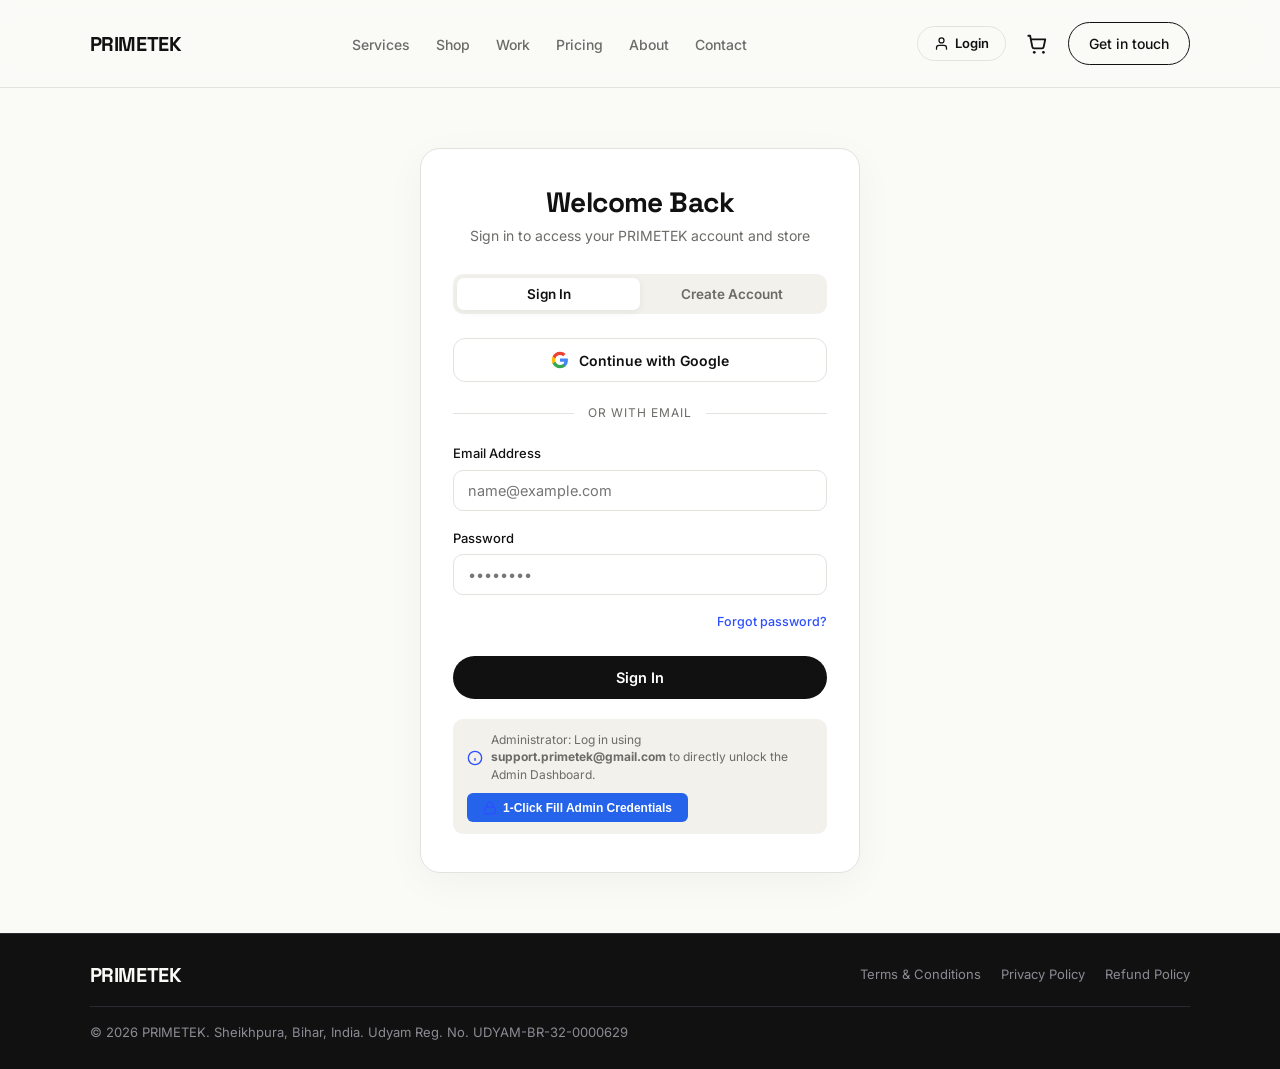
<file: login.html>
<!DOCTYPE html>
<html lang="en">
<head>
<meta charset="UTF-8">
<meta name="viewport" content="width=device-width, initial-scale=1.0">
<title>Account Sign In &amp; Registration | PRIMETEK</title>
<link rel="icon" type="image/svg+xml" href="favicon.svg">
<link rel="icon" type="image/png" sizes="32x32" href="favicon-32.png">
<link rel="icon" type="image/png" sizes="16x16" href="favicon-16.png">
<link rel="apple-touch-icon" href="apple-touch-icon.png">
<link rel="preconnect" href="https://fonts.googleapis.com">
<link href="https://fonts.googleapis.com/css2?family=Space+Grotesk:wght@400;500;600;700&family=Inter:wght@400;500;600&display=swap" rel="stylesheet">
<link rel="stylesheet" href="shop.css">
<link rel="stylesheet" href="nav-auth.css">
<style>
  .auth-section{
    min-height:calc(100vh - 160px);
    display:flex;
    align-items:center;
    justify-content:center;
    padding:60px 5vw;
  }
  .auth-card{
    width:100%;
    max-width:440px;
    background:#ffffff;
    border:1px solid var(--line);
    border-radius:20px;
    padding:38px 32px;
    box-shadow:0 10px 40px rgba(0,0,0,0.04);
  }
  .auth-header{text-align:center;margin-bottom:28px;}
  .auth-header h1{font-size:28px;letter-spacing:-0.02em;margin-bottom:8px;}
  .auth-header p{color:var(--sub);font-size:14px;}
  
  .auth-tabs{
    display:flex;
    background:var(--paper-alt);
    border-radius:10px;
    padding:4px;
    margin-bottom:24px;
  }
  .auth-tab{
    flex:1;
    padding:8px 12px;
    border-radius:7px;
    border:none;
    background:transparent;
    font-size:13.5px;
    font-weight:600;
    color:var(--sub);
    cursor:pointer;
    transition:all .15s ease;
    font-family:'Inter',sans-serif;
  }
  .auth-tab.active{
    background:#fff;
    color:var(--ink);
    box-shadow:0 2px 8px rgba(0,0,0,0.06);
  }

  .btn-google{
    width:100%;
    display:flex;
    align-items:center;
    justify-content:center;
    gap:10px;
    padding:12px 18px;
    border:1.5px solid var(--line);
    border-radius:12px;
    background:#fff;
    font-size:14px;
    font-weight:600;
    color:var(--ink);
    cursor:pointer;
    transition:all .15s ease;
    font-family:'Inter',sans-serif;
  }
  .btn-google:hover{border-color:var(--ink);background:var(--paper);}
  .btn-google svg{width:18px;height:18px;flex:none;}

  .auth-divider{
    display:flex;
    align-items:center;
    gap:14px;
    margin:22px 0;
    color:var(--sub);
    font-size:12px;
    text-transform:uppercase;
    letter-spacing:0.08em;
  }
  .auth-divider::before,
  .auth-divider::after{
    content:"";
    flex:1;
    height:1px;
    background:var(--line);
  }

  .auth-form{display:flex;flex-direction:column;gap:18px;}
  .form-group{display:flex;flex-direction:column;gap:6px;}
  .form-group label{font-size:13px;font-weight:500;color:var(--ink);}
  .form-input{
    padding:11px 14px;
    border:1.5px solid var(--line);
    border-radius:10px;
    font-size:14.5px;
    outline:none;
    transition:border-color .15s ease;
    font-family:'Inter',sans-serif;
    background:#fff;
  }
  .form-input:focus{border-color:var(--accent);}

  .form-sub{
    display:flex;
    justify-content:space-between;
    align-items:center;
    font-size:12.5px;
  }
  .forgot-link{color:var(--accent);text-decoration:none;font-weight:500;}
  .forgot-link:hover{text-decoration:underline;}

  .btn-submit{
    width:100%;
    padding:13px;
    border-radius:100px;
    background:var(--ink);
    color:#fff;
    border:none;
    font-size:14.5px;
    font-weight:600;
    cursor:pointer;
    transition:background .15s ease;
    font-family:'Inter',sans-serif;
    margin-top:6px;
  }
  .btn-submit:hover{background:var(--accent);}
  .btn-submit:disabled{opacity:0.6;cursor:not-allowed;}

  .auth-alert{
    padding:11px 14px;
    border-radius:10px;
    font-size:13px;
    margin-bottom:18px;
    display:none;
    line-height:1.4;
  }
  .auth-alert.error{background:#fef2f2;border:1px solid #fecaca;color:#991b1b;display:block;}
  .auth-alert.success{background:#f0fdf4;border:1px solid #bbf7d0;color:#166534;display:block;}

  .admin-hint{
    margin-top:20px;
    padding:12px 14px;
    background:var(--paper-alt);
    border-radius:10px;
    font-size:12px;
    color:var(--sub);
    display:flex;
    align-items:flex-start;
    gap:8px;
    line-height:1.45;
  }
  .admin-hint svg{width:16px;height:16px;color:var(--accent);flex:none;margin-top:1px;}
</style>
</head>
<body>

<!-- ================= NAV ================= -->
<header>
  <a href="index.html" class="brand" aria-label="PRIMETEK home">
    <span class="brand-name">PRIMETEK</span>
  </a>
  <nav id="siteNav">
    <ul>
      <li><a href="index.html#services">Services</a></li>
      <li><a href="products.html">Shop</a></li>
      <li><a href="index.html#work">Work</a></li>
      <li><a href="index.html#pricing">Pricing</a></li>
      <li><a href="index.html#about">About</a></li>
      <li><a href="index.html#contact">Contact</a></li>
    </ul>
  </nav>
  <div class="nav-right">
    <button class="menu-toggle" id="menuToggle" aria-label="Toggle menu" aria-expanded="false">
      <svg class="icon-menu" viewBox="0 0 24 24" fill="none" stroke="currentColor" stroke-width="2" stroke-linecap="round"><line x1="3" y1="6" x2="21" y2="6"/><line x1="3" y1="12" x2="21" y2="12"/><line x1="3" y1="18" x2="21" y2="18"/></svg>
      <svg class="icon-close" viewBox="0 0 24 24" fill="none" stroke="currentColor" stroke-width="2" stroke-linecap="round"><line x1="5" y1="5" x2="19" y2="19"/><line x1="19" y1="5" x2="5" y2="19"/></svg>
    </button>
    <a href="cart.html" class="cart-link">
      <span class="sr-only">View cart</span>
      <svg viewBox="0 0 24 24" fill="none" stroke="currentColor" stroke-width="2" stroke-linecap="round" stroke-linejoin="round"><circle cx="9" cy="21" r="1.5" fill="currentColor" stroke="none"/><circle cx="19" cy="21" r="1.5" fill="currentColor" stroke="none"/><path d="M2.5 3h2l2.4 12.2a2 2 0 0 0 2 1.6h8.4a2 2 0 0 0 2-1.6L21 7H6"/></svg>
      <span class="cart-badge" data-count="0">0</span>
    </a>
    <a href="index.html#contact" class="nav-cta">Get in touch</a>
  </div>
</header>

<!-- ================= AUTH CONTAINER ================= -->
<main class="auth-section">
  <div class="auth-card">
    <div class="auth-header">
      <h1 id="authTitle">Welcome Back</h1>
      <p id="authSubtitle">Sign in to access your PRIMETEK account and store</p>
    </div>

    <!-- Toggle Tabs -->
    <div class="auth-tabs" role="tablist">
      <button class="auth-tab active" id="tabLogin" type="button">Sign In</button>
      <button class="auth-tab" id="tabSignup" type="button">Create Account</button>
    </div>

    <!-- Feedback alert box -->
    <div id="authAlert" class="auth-alert"></div>

    <!-- Google Login -->
    <button type="button" class="btn-google" id="btnGoogleAuth">
      <svg viewBox="0 0 24 24">
        <path fill="#4285F4" d="M22.56 12.25c0-.78-.07-1.53-.2-2.25H12v4.26h5.92c-.26 1.37-1.04 2.53-2.21 3.31v2.77h3.57c2.08-1.92 3.28-4.74 3.28-8.09z"/>
        <path fill="#34A853" d="M12 23c2.97 0 5.46-.98 7.28-2.66l-3.57-2.77c-.98.66-2.23 1.06-3.71 1.06-2.86 0-5.29-1.93-6.16-4.53H2.18v2.84C3.99 20.53 7.7 23 12 23z"/>
        <path fill="#FBBC05" d="M5.84 14.09c-.22-.66-.35-1.36-.35-2.09s.13-1.43.35-2.09V7.06H2.18C1.43 8.55 1 10.22 1 12s.43 3.45 1.18 4.94l2.85-2.22.81-.63z"/>
        <path fill="#EA4335" d="M12 5.38c1.62 0 3.06.56 4.21 1.64l3.15-3.15C17.45 2.09 14.97 1 12 1 7.7 1 3.99 3.47 2.18 7.06l3.66 2.84c.87-2.6 3.3-4.52 6.16-4.52z"/>
      </svg>
      <span>Continue with Google</span>
    </button>

    <div class="auth-divider">or with email</div>

    <!-- Email Form -->
    <form class="auth-form" id="authForm">
      <div class="form-group" id="groupName" style="display:none;">
        <label for="userName">Full Name</label>
        <input type="text" id="userName" class="form-input" placeholder="e.g. Mohammad Alam">
      </div>

      <div class="form-group">
        <label for="userEmail">Email Address</label>
        <input type="email" id="userEmail" class="form-input" placeholder="name@example.com" required>
      </div>

      <div class="form-group">
        <label for="userPassword">Password</label>
        <input type="password" id="userPassword" class="form-input" placeholder="••••••••" required>
      </div>

      <div class="form-sub" id="formSubLogin">
        <span></span>
        <a href="#" class="forgot-link" id="linkForgotPassword">Forgot password?</a>
      </div>

      <button type="submit" class="btn-submit" id="btnSubmitForm">Sign In</button>
    </form>

    <div class="admin-hint" style="flex-direction:column;align-items:flex-start;gap:10px;">
      <div style="display:flex;align-items:center;gap:8px;">
        <svg viewBox="0 0 24 24" fill="none" stroke="currentColor" stroke-width="2"><circle cx="12" cy="12" r="10"/><line x1="12" y1="16" x2="12" y2="12"/><line x1="12" y1="8" x2="12.01" y2="8"/></svg>
        <span>Administrator: Log in using <strong>support.primetek@gmail.com</strong> to directly unlock the Admin Dashboard.</span>
      </div>
      <div style="display:flex;gap:8px;align-items:center;flex-wrap:wrap;">
        <button type="button" id="btnAdminPreFill" style="background:#2563eb;color:#fff;border:none;padding:7px 16px;border-radius:6px;font-size:12px;font-weight:600;cursor:pointer;display:inline-flex;align-items:center;gap:6px;">
          <svg viewBox="0 0 24 24" fill="none" stroke="currentColor" stroke-width="2" style="width:14px;height:14px;"><rect x="3" y="11" width="18" height="11" rx="2" ry="2"/><path d="M7 11V7a5 5 0 0 1 10 0v4"/></svg>
          1-Click Fill Admin Credentials
        </button>
      </div>
    </div>
  </div>
</main>

<!-- ================= FOOTER ================= -->
<footer>
  <div class="footer-top">
    <span class="brand-name">PRIMETEK</span>
    <div class="footer-links">
      <a href="terms.html">Terms &amp; Conditions</a>
      <a href="privacy.html">Privacy Policy</a>
      <a href="refund.html">Refund Policy</a>
    </div>
  </div>
  <div class="footer-bottom">© 2026 PRIMETEK. Sheikhpura, Bihar, India. Udyam Reg. No. UDYAM-BR-32-0000629</div>
</footer>

<!-- PRIMETEK Native Railway API & Central Database Engine -->
<script src="primetek-api.js"></script>
<script src="cart.js"></script>
<script src="nav-auth.js"></script>

<script>
  (function(){
    const tabLogin = document.getElementById('tabLogin');
    const tabSignup = document.getElementById('tabSignup');
    const authTitle = document.getElementById('authTitle');
    const authSubtitle = document.getElementById('authSubtitle');
    const groupName = document.getElementById('groupName');
    const formSubLogin = document.getElementById('formSubLogin');
    const btnSubmitForm = document.getElementById('btnSubmitForm');
    const authForm = document.getElementById('authForm');
    const authAlert = document.getElementById('authAlert');
    const btnGoogleAuth = document.getElementById('btnGoogleAuth');
    const linkForgotPassword = document.getElementById('linkForgotPassword');

    let currentMode = 'login'; // 'login' or 'signup'

    // Check if user is already logged in
    setTimeout(() => {
      const urlParams = new URLSearchParams(window.location.search);
      const isSwitching = urlParams.get('switch') === 'true' || urlParams.get('admin') === 'true';
      if(window.PrimetekAuth){
        const user = window.PrimetekAuth.getCurrentUser();
        if(user){
          if(user.isAdmin){
            window.location.href = 'admin.html';
          } else if(!isSwitching){
            showAlert('Currently signed in as ' + (user.name || user.email) + ' (Client Role). Use credentials below to switch to Admin.', false);
          }
        }
      }
      const btnAdminPreFill = document.getElementById('btnAdminPreFill');
      if(btnAdminPreFill){
        btnAdminPreFill.onclick = () => {
          document.getElementById('email').value = 'support.primetek@gmail.com';
          document.getElementById('password').value = 'Primetek@2026';
          if(currentMode !== 'login') tabLogin.click();
        };
      }
      if(urlParams.get('admin') === 'true' && btnAdminPreFill){
        btnAdminPreFill.click();
      }
    }, 300);

    function showAlert(msg, isError = true){
      authAlert.className = 'auth-alert ' + (isError ? 'error' : 'success');
      authAlert.textContent = msg;
    }

    function clearAlert(){
      authAlert.className = 'auth-alert';
      authAlert.textContent = '';
    }

    tabLogin.addEventListener('click', () => {
      currentMode = 'login';
      tabLogin.classList.add('active');
      tabSignup.classList.remove('active');
      authTitle.textContent = 'Welcome Back';
      authSubtitle.textContent = 'Sign in to access your PRIMETEK account and store';
      groupName.style.display = 'none';
      formSubLogin.style.display = 'flex';
      btnSubmitForm.textContent = 'Sign In';
      clearAlert();
    });

    tabSignup.addEventListener('click', () => {
      currentMode = 'signup';
      tabSignup.classList.add('active');
      tabLogin.classList.remove('active');
      authTitle.textContent = 'Create an Account';
      authSubtitle.textContent = 'Register to save purchases, access software and download files';
      groupName.style.display = 'flex';
      formSubLogin.style.display = 'none';
      btnSubmitForm.textContent = 'Create Account';
      clearAlert();
    });

    // Form Submission
    authForm.addEventListener('submit', async (e) => {
      e.preventDefault();
      clearAlert();
      btnSubmitForm.disabled = true;

      const email = document.getElementById('userEmail').value.trim();
      const password = document.getElementById('userPassword').value;
      const name = document.getElementById('userName').value.trim();

      try {
        if(currentMode === 'login'){
          btnSubmitForm.textContent = 'Signing in...';
          const user = await window.PrimetekAuth.login(email, password);
          showAlert('Signed in successfully! Redirecting...', false);
          setTimeout(() => {
            if(user.isAdmin){
              window.location.href = 'admin.html';
            } else {
              window.location.href = 'products.html';
            }
          }, 800);
        } else {
          btnSubmitForm.textContent = 'Creating account...';
          const user = await window.PrimetekAuth.signup(name, email, password);
          showAlert('Account created successfully! Redirecting...', false);
          setTimeout(() => {
            if(user.isAdmin){
              window.location.href = 'admin.html';
            } else {
              window.location.href = 'products.html';
            }
          }, 800);
        }
      } catch (err) {
        console.error(err);
        showAlert(err.message || 'Authentication failed. Please check your credentials.');
        btnSubmitForm.disabled = false;
        btnSubmitForm.textContent = currentMode === 'login' ? 'Sign In' : 'Create Account';
      }
    });

    // Google Auth
    btnGoogleAuth.addEventListener('click', async () => {
      clearAlert();
      try {
        const user = await window.PrimetekAuth.loginWithGoogle();
        showAlert('Google sign-in successful! Redirecting...', false);
        setTimeout(() => {
          if(user.isAdmin){
            window.location.href = 'admin.html';
          } else {
            window.location.href = 'products.html';
          }
        }, 800);
      } catch (err) {
        if(err.message !== 'Google sign-in cancelled'){
          showAlert(err.message || 'Google sign-in failed.');
        }
      }
    });

    // Forgot Password
    linkForgotPassword.addEventListener('click', async (e) => {
      e.preventDefault();
      const email = document.getElementById('userEmail').value.trim();
      if(!email){
        showAlert('Please enter your email address in the field above to reset your password.');
        return;
      }
      try {
        await window.PrimetekAuth.resetPassword(email);
        showAlert('Password reset link sent to ' + email, false);
      } catch (err) {
        showAlert(err.message || 'Could not send reset email.');
      }
    });
  })();
</script>

</body>
</html>
</file>
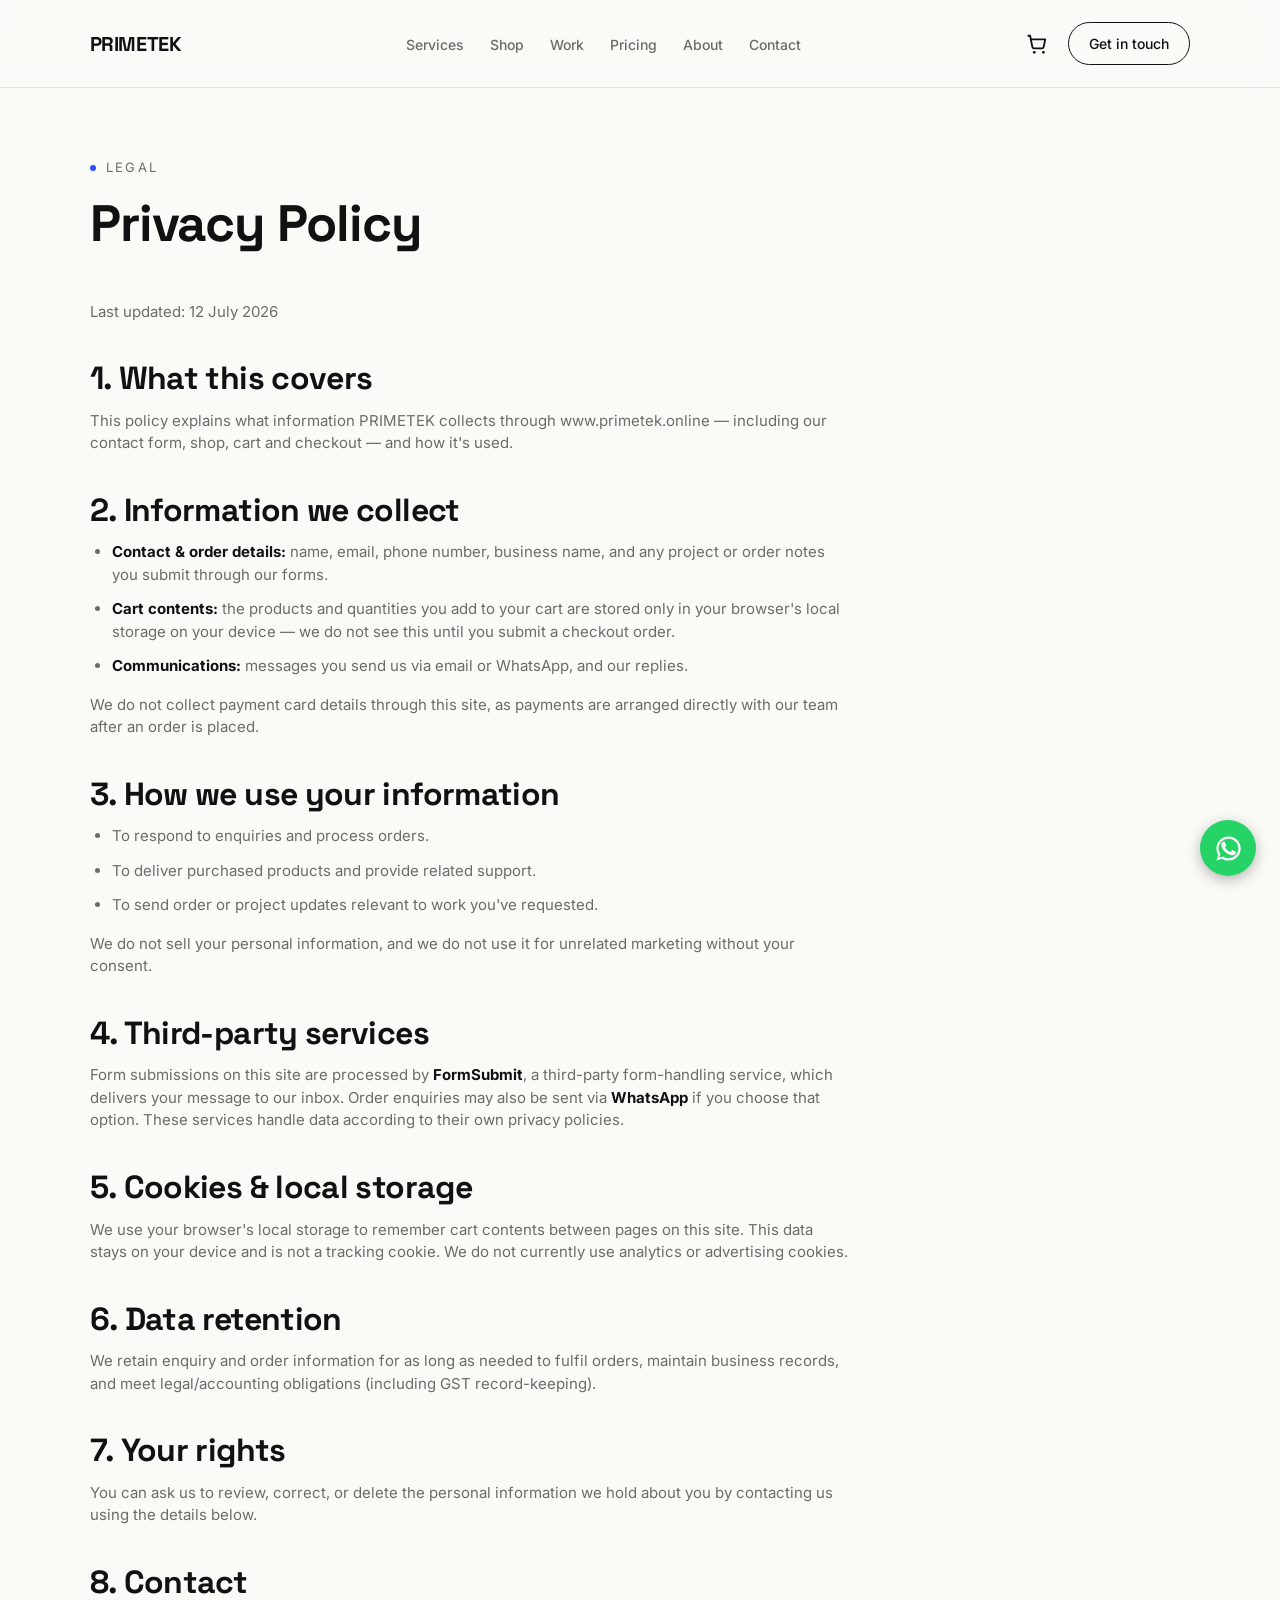
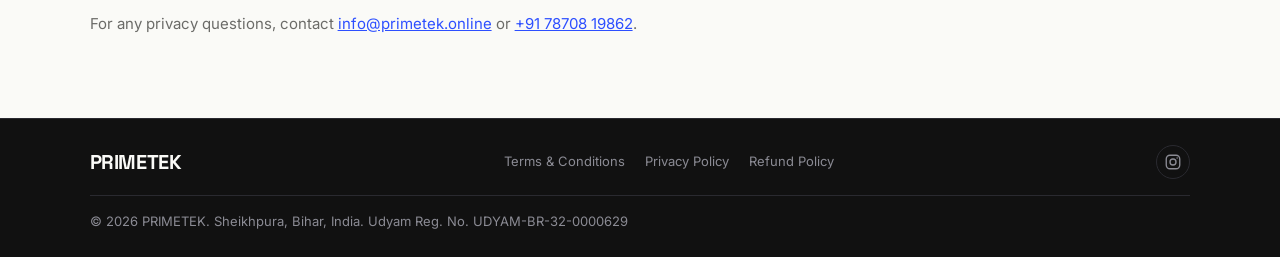
<file: privacy.html>
<!DOCTYPE html>
<html lang="en">
<head>
<meta charset="UTF-8">
<meta name="viewport" content="width=device-width, initial-scale=1.0">
<title>Privacy Policy | PRIMETEK</title>
<link rel="icon" type="image/svg+xml" href="favicon.svg">
<link rel="icon" type="image/png" sizes="32x32" href="favicon-32.png">
<link rel="icon" type="image/png" sizes="16x16" href="favicon-16.png">
<link rel="apple-touch-icon" href="apple-touch-icon.png">
<link rel="preconnect" href="https://fonts.googleapis.com">
<link href="https://fonts.googleapis.com/css2?family=Space+Grotesk:wght@400;500;600;700&family=Inter:wght@400;500;600&display=swap" rel="stylesheet">
<link rel="stylesheet" href="shop.css">
<link rel="stylesheet" href="whatsapp-widget.css">
</head>
<body>

<header>
  <a href="index.html" class="brand" aria-label="PRIMETEK home">
    <span class="brand-name">PRIMETEK</span>
  </a>
  <nav id="siteNav">
    <ul>
      <li><a href="index.html#services">Services</a></li>
      <li><a href="products.html">Shop</a></li>
      <li><a href="index.html#work">Work</a></li>
      <li><a href="index.html#pricing">Pricing</a></li>
      <li><a href="index.html#about">About</a></li>
      <li><a href="index.html#contact">Contact</a></li>
    </ul>
  </nav>
  <div class="nav-right">
    <button class="menu-toggle" id="menuToggle" aria-label="Toggle menu" aria-expanded="false">
      <svg class="icon-menu" viewBox="0 0 24 24" fill="none" stroke="currentColor" stroke-width="2" stroke-linecap="round"><line x1="3" y1="6" x2="21" y2="6"/><line x1="3" y1="12" x2="21" y2="12"/><line x1="3" y1="18" x2="21" y2="18"/></svg>
      <svg class="icon-close" viewBox="0 0 24 24" fill="none" stroke="currentColor" stroke-width="2" stroke-linecap="round"><line x1="5" y1="5" x2="19" y2="19"/><line x1="19" y1="5" x2="5" y2="19"/></svg>
    </button>
    <a href="cart.html" class="cart-link">
      <span class="sr-only">View cart</span>
      <svg viewBox="0 0 24 24" fill="none" stroke="currentColor" stroke-width="2" stroke-linecap="round" stroke-linejoin="round"><circle cx="9" cy="21" r="1.5" fill="currentColor" stroke="none"/><circle cx="19" cy="21" r="1.5" fill="currentColor" stroke="none"/><path d="M2.5 3h2l2.4 12.2a2 2 0 0 0 2 1.6h8.4a2 2 0 0 0 2-1.6L21 7H6"/></svg>
      <span class="cart-badge" data-count="0">0</span>
    </a>
    <a href="index.html#contact" class="nav-cta">Get in touch</a>
  </div>
</header>

<section id="privacy">
  <div class="page-head">
    <div class="eyebrow"><span class="dot"></span>Legal</div>
    <h1>Privacy Policy</h1>
  </div>

  <div class="legal-body">
    <p class="legal-updated">Last updated: 12 July 2026</p>

    <h2>1. What this covers</h2>
    <p>This policy explains what information PRIMETEK collects through www.primetek.online — including our contact form, shop, cart and checkout — and how it's used.</p>

    <h2>2. Information we collect</h2>
    <ul>
      <li><strong>Contact &amp; order details:</strong> name, email, phone number, business name, and any project or order notes you submit through our forms.</li>
      <li><strong>Cart contents:</strong> the products and quantities you add to your cart are stored only in your browser's local storage on your device — we do not see this until you submit a checkout order.</li>
      <li><strong>Communications:</strong> messages you send us via email or WhatsApp, and our replies.</li>
    </ul>
    <p>We do not collect payment card details through this site, as payments are arranged directly with our team after an order is placed.</p>

    <h2>3. How we use your information</h2>
    <ul>
      <li>To respond to enquiries and process orders.</li>
      <li>To deliver purchased products and provide related support.</li>
      <li>To send order or project updates relevant to work you've requested.</li>
    </ul>
    <p>We do not sell your personal information, and we do not use it for unrelated marketing without your consent.</p>

    <h2>4. Third-party services</h2>
    <p>Form submissions on this site are processed by <strong>FormSubmit</strong>, a third-party form-handling service, which delivers your message to our inbox. Order enquiries may also be sent via <strong>WhatsApp</strong> if you choose that option. These services handle data according to their own privacy policies.</p>

    <h2>5. Cookies &amp; local storage</h2>
    <p>We use your browser's local storage to remember cart contents between pages on this site. This data stays on your device and is not a tracking cookie. We do not currently use analytics or advertising cookies.</p>

    <h2>6. Data retention</h2>
    <p>We retain enquiry and order information for as long as needed to fulfil orders, maintain business records, and meet legal/accounting obligations (including GST record-keeping).</p>

    <h2>7. Your rights</h2>
    <p>You can ask us to review, correct, or delete the personal information we hold about you by contacting us using the details below.</p>

    <h2>8. Contact</h2>
    <p>For any privacy questions, contact <a href="mailto:info@primetek.online" style="color:var(--accent);text-decoration:underline;">info@primetek.online</a> or <a href="tel:+917870819862" style="color:var(--accent);text-decoration:underline;">+91 78708 19862</a>.</p>
  </div>
</section>

<footer>
  <div class="footer-top">
    <span class="brand-name">PRIMETEK</span>
    <div class="footer-links">
      <a href="terms.html">Terms &amp; Conditions</a>
      <a href="privacy.html">Privacy Policy</a>
      <a href="refund.html">Refund Policy</a>
    </div>
    <div class="social-links">
      <a href="https://www.instagram.com/primetekonline?igsh=YmthbGd3YTY3eW83" target="_blank" rel="noopener" class="social-icon">
        <span class="sr-only">Follow PRIMETEK on Instagram</span>
        <svg viewBox="0 0 24 24" fill="none" stroke="currentColor" stroke-width="1.8"><rect x="3" y="3" width="18" height="18" rx="5"/><circle cx="12" cy="12" r="4"/><circle cx="17.5" cy="6.5" r="1" fill="currentColor" stroke="none"/></svg>
      </a>
    </div>
  </div>
  <div class="footer-bottom">© 2026 PRIMETEK. Sheikhpura, Bihar, India. Udyam Reg. No. UDYAM-BR-32-0000629</div>
</footer>

<script src="cart.js"></script>
<a href="https://wa.me/917870819862?text=Hi%20PRIMETEK%2C%20I%20have%20a%20question%20about%20your%20services." class="whatsapp-float" target="_blank" rel="noopener">
  <span class="sr-only">Chat with us on WhatsApp</span>
  <svg viewBox="0 0 24 24" fill="currentColor"><path d="M17.472 14.382c-.297-.149-1.758-.867-2.03-.967-.273-.099-.471-.148-.67.15-.197.297-.767.966-.94 1.164-.173.199-.347.223-.644.075-.297-.15-1.255-.463-2.39-1.475-.883-.788-1.48-1.761-1.653-2.059-.173-.297-.018-.458.13-.606.134-.133.298-.347.446-.52.149-.174.198-.298.298-.497.099-.198.05-.371-.025-.52-.075-.149-.669-1.612-.916-2.207-.242-.579-.487-.5-.669-.51-.173-.008-.371-.01-.57-.01-.198 0-.52.074-.792.372-.272.297-1.04 1.016-1.04 2.479 0 1.462 1.065 2.875 1.213 3.074.149.198 2.096 3.2 5.077 4.487.709.306 1.262.489 1.694.625.712.227 1.36.195 1.871.118.571-.085 1.758-.719 2.006-1.413.248-.694.248-1.289.173-1.413-.074-.124-.272-.198-.57-.347z"/><path d="M12.05 2C6.508 2 2.02 6.487 2.02 12.03c0 1.994.579 3.85 1.579 5.412L2 22l4.671-1.567A9.965 9.965 0 0012.05 22c5.542 0 10.03-4.487 10.03-10.03C22.08 6.487 17.592 2 12.05 2zm0 18.11a8.06 8.06 0 01-4.377-1.28l-.314-.187-3.256 1.083 1.09-3.181-.204-.324a8.056 8.056 0 01-1.24-4.19c0-4.464 3.632-8.096 8.301-8.096 4.464 0 8.096 3.632 8.096 8.096 0 4.464-3.632 8.079-8.096 8.079z"/></svg>
</a>
<script src="whatsapp-widget.js"></script>
</body>
</html>
</file>
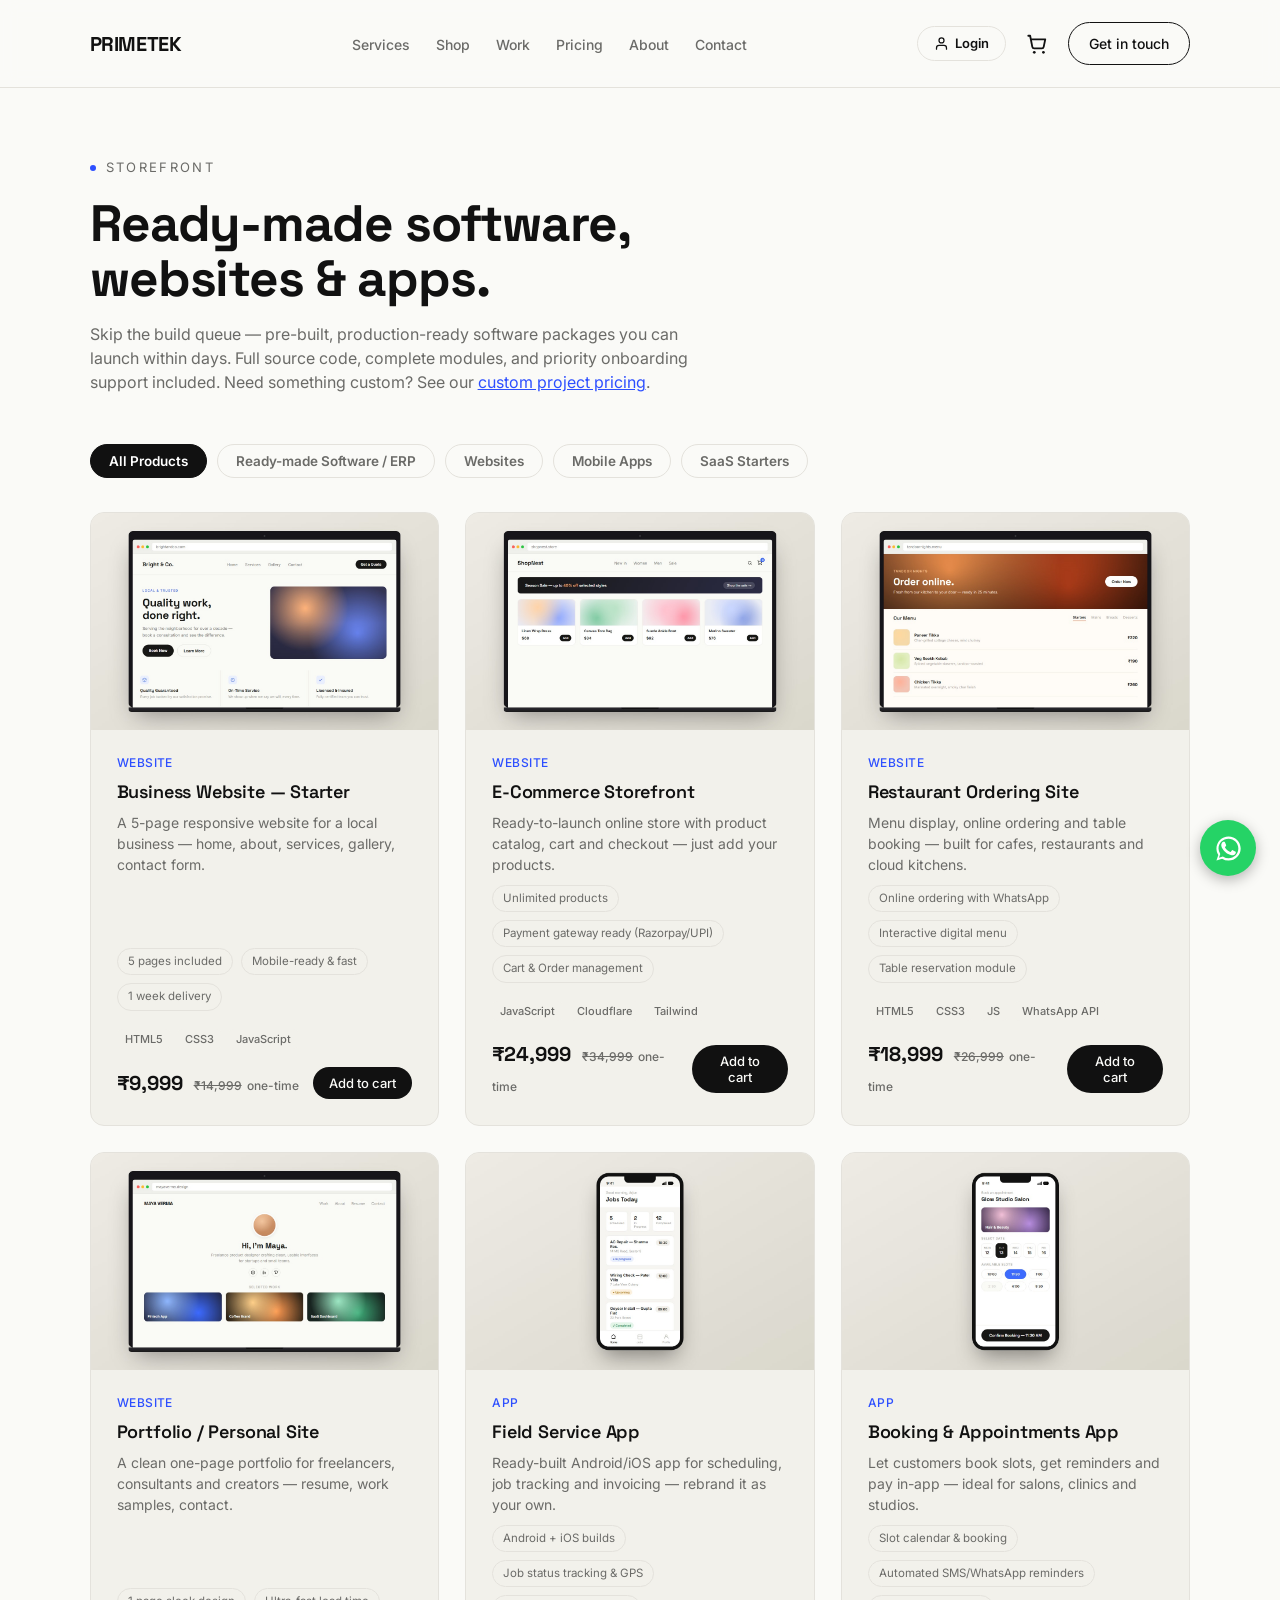
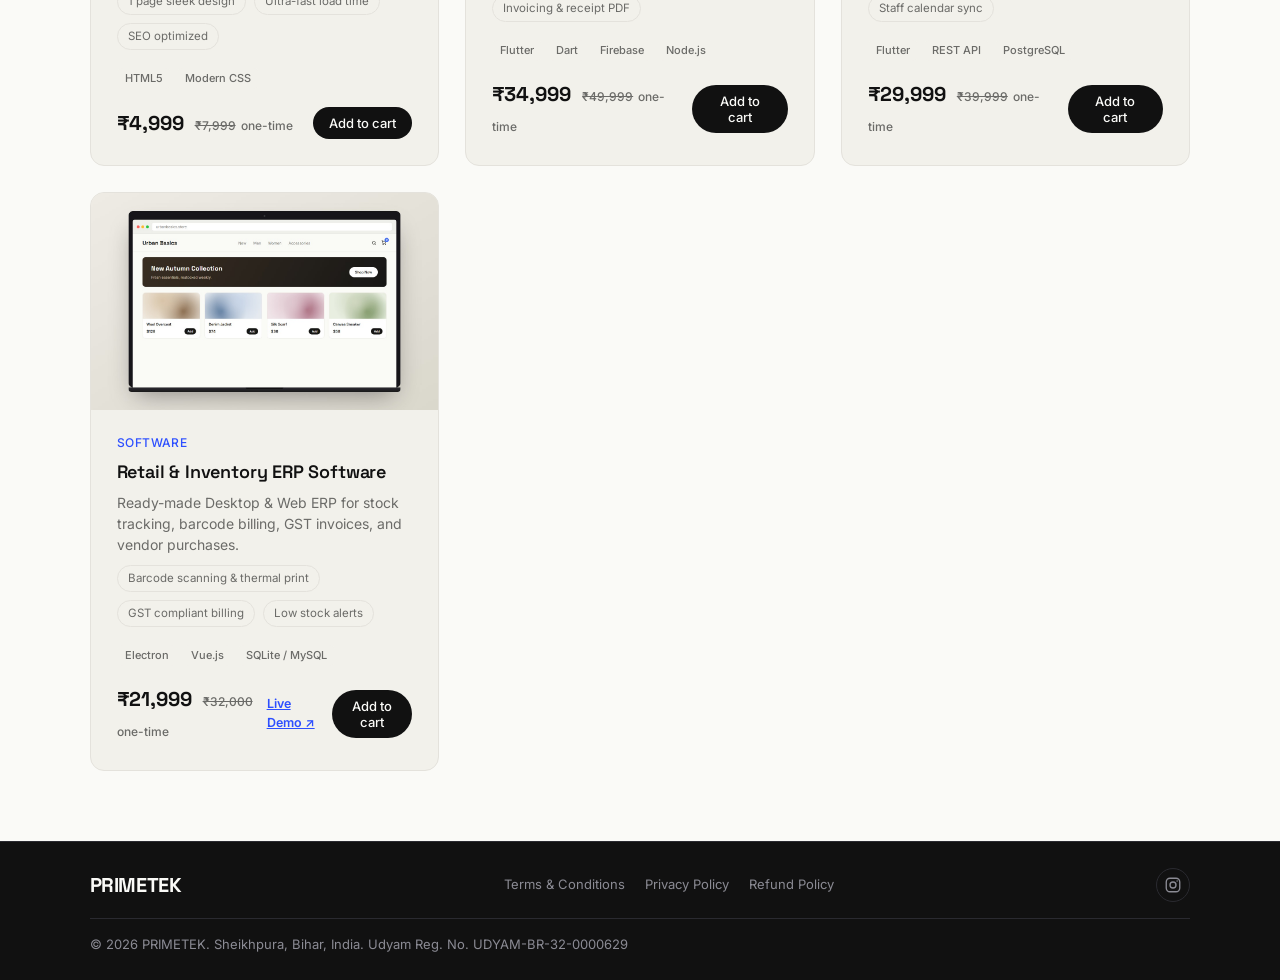
<file: products.html>
<!DOCTYPE html>
<html lang="en">
<head>
<meta charset="UTF-8">
<meta name="viewport" content="width=device-width, initial-scale=1.0">
<title>Shop — Ready-made Software, Websites &amp; Apps | PRIMETEK</title>
<link rel="icon" type="image/svg+xml" href="favicon.svg">
<link rel="icon" type="image/png" sizes="32x32" href="favicon-32.png">
<link rel="icon" type="image/png" sizes="16x16" href="favicon-16.png">
<link rel="apple-touch-icon" href="apple-touch-icon.png">
<link rel="preconnect" href="https://fonts.googleapis.com">
<link href="https://fonts.googleapis.com/css2?family=Space+Grotesk:wght@400;500;600;700&family=Inter:wght@400;500;600&display=swap" rel="stylesheet">
<link rel="stylesheet" href="shop.css">
<link rel="stylesheet" href="nav-auth.css">
<link rel="stylesheet" href="whatsapp-widget.css">
</head>
<body>

<!-- ================= NAV ================= -->
<header>
  <a href="index.html" class="brand" aria-label="PRIMETEK home">
    <span class="brand-name">PRIMETEK</span>
  </a>
  <nav id="siteNav">
    <ul>
      <li><a href="index.html#services">Services</a></li>
      <li><a href="products.html">Shop</a></li>
      <li><a href="index.html#work">Work</a></li>
      <li><a href="index.html#pricing">Pricing</a></li>
      <li><a href="index.html#about">About</a></li>
      <li><a href="index.html#contact">Contact</a></li>
    </ul>
  </nav>
  <div class="nav-right">
    <button class="menu-toggle" id="menuToggle" aria-label="Toggle menu" aria-expanded="false">
      <svg class="icon-menu" viewBox="0 0 24 24" fill="none" stroke="currentColor" stroke-width="2" stroke-linecap="round"><line x1="3" y1="6" x2="21" y2="6"/><line x1="3" y1="12" x2="21" y2="12"/><line x1="3" y1="18" x2="21" y2="18"/></svg>
      <svg class="icon-close" viewBox="0 0 24 24" fill="none" stroke="currentColor" stroke-width="2" stroke-linecap="round"><line x1="5" y1="5" x2="19" y2="19"/><line x1="19" y1="5" x2="5" y2="19"/></svg>
    </button>
    <a href="cart.html" class="cart-link">
      <span class="sr-only">View cart</span>
      <svg viewBox="0 0 24 24" fill="none" stroke="currentColor" stroke-width="2" stroke-linecap="round" stroke-linejoin="round"><circle cx="9" cy="21" r="1.5" fill="currentColor" stroke="none"/><circle cx="19" cy="21" r="1.5" fill="currentColor" stroke="none"/><path d="M2.5 3h2l2.4 12.2a2 2 0 0 0 2 1.6h8.4a2 2 0 0 0 2-1.6L21 7H6"/></svg>
      <span class="cart-badge" data-count="0">0</span>
    </a>
    <a href="index.html#contact" class="nav-cta">Get in touch</a>
  </div>
</header>

<!-- ================= PRODUCTS ================= -->
<section id="shop">
  <div class="page-head">
    <div class="eyebrow"><span class="dot"></span>Storefront</div>
    <h1>Ready-made software, websites &amp; apps.</h1>
    <p>Skip the build queue — pre-built, production-ready software packages you can launch within days. Full source code, complete modules, and priority onboarding support included. Need something custom? See our <a href="index.html#pricing" style="color:var(--accent);text-decoration:underline;">custom project pricing</a>.</p>
  </div>

  <!-- Filter Pills -->
  <div class="shop-filters" role="tablist">
    <button class="filter-pill active" data-category="ALL">All Products</button>
    <button class="filter-pill" data-category="SOFTWARE">Ready-made Software / ERP</button>
    <button class="filter-pill" data-category="WEBSITE">Websites</button>
    <button class="filter-pill" data-category="APP">Mobile Apps</button>
    <button class="filter-pill" data-category="SAAS">SaaS Starters</button>
  </div>

  <div class="product-grid" id="productGridContainer">
    <!-- Populated dynamically by PrimetekDB -->
    <div style="grid-column:1/-1;text-align:center;padding:50px;color:var(--sub);">Loading storefront catalog...</div>
  </div>
</section>

<!-- ================= FOOTER ================= -->
<footer>
  <div class="footer-top">
    <span class="brand-name">PRIMETEK</span>
    <div class="footer-links">
      <a href="terms.html">Terms &amp; Conditions</a>
      <a href="privacy.html">Privacy Policy</a>
      <a href="refund.html">Refund Policy</a>
    </div>
    <div class="social-links">
      <a href="https://www.instagram.com/primetekonline?igsh=YmthbGd3YTY3eW83" target="_blank" rel="noopener" class="social-icon">
        <span class="sr-only">Follow PRIMETEK on Instagram</span>
        <svg viewBox="0 0 24 24" fill="none" stroke="currentColor" stroke-width="1.8"><rect x="3" y="3" width="18" height="18" rx="5"/><circle cx="12" cy="12" r="4"/><circle cx="17.5" cy="6.5" r="1" fill="currentColor" stroke="none"/></svg>
      </a>
    </div>
  </div>
  <div class="footer-bottom">© 2026 PRIMETEK. Sheikhpura, Bihar, India. Udyam Reg. No. UDYAM-BR-32-0000629</div>
</footer>

<!-- Floating WhatsApp Action -->
<a href="https://wa.me/917870819862?text=Hi%20PRIMETEK%2C%20I%20have%20a%20question%20about%20your%20software%20and%20products." class="whatsapp-float" target="_blank" rel="noopener">
  <span class="sr-only">Chat with us on WhatsApp</span>
  <svg viewBox="0 0 24 24" fill="currentColor"><path d="M17.472 14.382c-.297-.149-1.758-.867-2.03-.967-.273-.099-.471-.148-.67.15-.197.297-.767.966-.94 1.164-.173.199-.347.223-.644.075-.297-.15-1.255-.463-2.39-1.475-.883-.788-1.48-1.761-1.653-2.059-.173-.297-.018-.458.13-.606.134-.133.298-.347.446-.52.149-.174.198-.298.298-.497.099-.198.05-.371-.025-.52-.075-.149-.669-1.612-.916-2.207-.242-.579-.487-.5-.669-.51-.173-.008-.371-.01-.57-.01-.198 0-.52.074-.792.372-.272.297-1.04 1.016-1.04 2.479 0 1.462 1.065 2.875 1.213 3.074.149.198 2.096 3.2 5.077 4.487.709.306 1.262.489 1.694.625.712.227 1.36.195 1.871.118.571-.085 1.758-.719 2.006-1.413.248-.694.248-1.289.173-1.413-.074-.124-.272-.198-.57-.347z"/><path d="M12.05 2C6.508 2 2.02 6.487 2.02 12.03c0 1.994.579 3.85 1.579 5.412L2 22l4.671-1.567A9.965 9.965 0 0012.05 22c5.542 0 10.03-4.487 10.03-10.03C22.08 6.487 17.592 2 12.05 2zm0 18.11a8.06 8.06 0 01-4.377-1.28l-.314-.187-3.256 1.083 1.09-3.181-.204-.324a8.056 8.056 0 01-1.24-4.19c0-4.464 3.632-8.096 8.301-8.096 4.464 0 8.096 3.632 8.096 8.096 0 4.464-3.632 8.079-8.096 8.079z"/></svg>
</a>

<!-- PRIMETEK Native Railway API & Central Database Engine -->
<script src="primetek-api.js"></script>
<script src="cart.js"></script>
<script src="nav-auth.js"></script>

<script>
  (function(){
    const container = document.getElementById('productGridContainer');
    const filterButtons = document.querySelectorAll('.filter-pill');
    let loadedProducts = [];
    let currentCategory = 'ALL';

    function renderCatalog(){
      const activeProducts = loadedProducts.filter(p => p.status === 'active' || !p.status);
      const filtered = activeProducts.filter(p => {
        if(currentCategory === 'ALL') return true;
        return p.category === currentCategory;
      });

      if(filtered.length === 0){
        container.innerHTML = `
          <div style="grid-column:1/-1;text-align:center;padding:60px 20px;color:var(--sub);">
            <p>No products found in this category.</p>
          </div>
        `;
        return;
      }

      container.innerHTML = filtered.map(prod => {
        const thumb = prod.image || 'thumb-site-starter.jpg';
        const tag = prod.tag || prod.category || 'SOFTWARE';
        const metaList = Array.isArray(prod.features) ? prod.features.slice(0, 3) : (prod.features ? prod.features.split(',').slice(0, 3) : []);
        const techList = Array.isArray(prod.techStack) ? prod.techStack : (prod.techStack ? prod.techStack.split(',') : []);

        const metaHtml = metaList.map(f => `<span>${f.trim()}</span>`).join('');
        const techHtml = techList.length ? `<div class="product-tags-row">${techList.map(t => `<span class="tag-badge">${t.trim()}</span>`).join('')}</div>` : '';

        return `
          <div class="product-card" id="card-${prod.id}">
            <div class="product-thumb">
              <img src="${thumb}" alt="${prod.name} preview" loading="lazy" onerror="this.src='thumb-site-starter.jpg'">
            </div>
            <div class="product-body">
              <span class="product-tag">${tag}</span>
              <h2>${prod.name}</h2>
              <p>${prod.description}</p>
              ${metaHtml ? `<div class="product-meta">${metaHtml}</div>` : ''}
              ${techHtml}
              <div class="product-foot">
                <div class="product-price">
                  ₹${Math.round(prod.price).toLocaleString('en-IN')}
                  ${prod.regularPrice > prod.price ? `<span class="product-regular-price">₹${Math.round(prod.regularPrice).toLocaleString('en-IN')}</span>` : ''}
                  <span> one-time</span>
                </div>
                ${prod.demoUrl ? `<a href="${prod.demoUrl}" target="_blank" rel="noopener" class="btn-demo">Live Demo ↗</a>` : ''}
                <button class="btn-primary btn-small add-to-cart"
                  data-id="${prod.id}" data-name="${prod.name}" data-price="${prod.price}">Add to cart</button>
              </div>
            </div>
          </div>
        `;
      }).join('');

      // Wire Add to Cart events
      container.querySelectorAll('.add-to-cart').forEach(btn => {
        btn.addEventListener('click', () => {
          PrimetekCart.addToCart({
            id: btn.dataset.id,
            name: btn.dataset.name,
            price: parseFloat(btn.dataset.price),
            qty: 1
          });
          const original = btn.textContent;
          btn.textContent = 'Added ✓';
          btn.disabled = true;
          setTimeout(() => {
            btn.textContent = original;
            btn.disabled = false;
          }, 1200);
        });
      });
    }

    // Filter Buttons Click
    filterButtons.forEach(btn => {
      btn.addEventListener('click', () => {
        filterButtons.forEach(b => b.classList.remove('active'));
        btn.classList.add('active');
        currentCategory = btn.dataset.category;
        renderCatalog();
      });
    });

    // Load initial products
    async function init(){
      try {
        if(window.PrimetekDB){
          loadedProducts = await window.PrimetekDB.getProducts();
        }
      } catch(err){
        console.error("Failed to load products:", err);
      }
      renderCatalog();
    }

    document.addEventListener('DOMContentLoaded', init);
  })();
</script>

<script src="whatsapp-widget.js"></script>
</body>
</html>
</file>
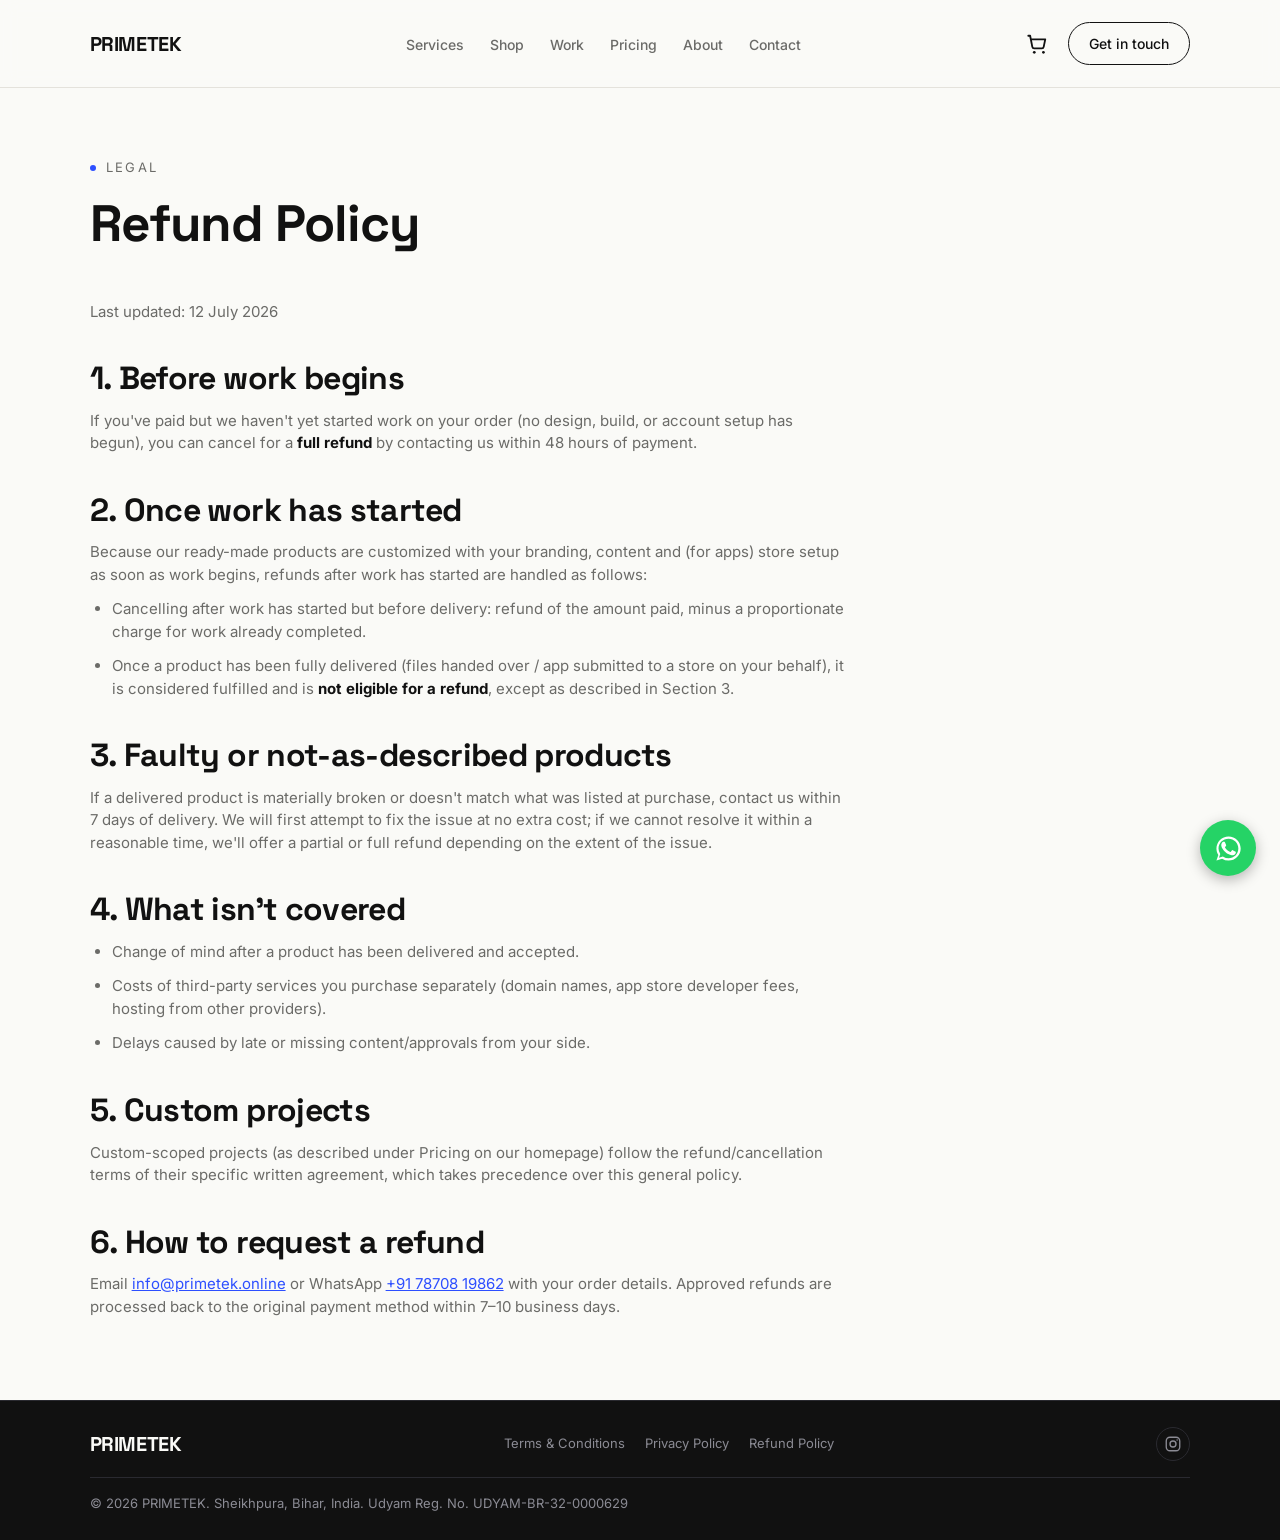
<file: refund.html>
<!DOCTYPE html>
<html lang="en">
<head>
<meta charset="UTF-8">
<meta name="viewport" content="width=device-width, initial-scale=1.0">
<title>Refund Policy | PRIMETEK</title>
<link rel="icon" type="image/svg+xml" href="favicon.svg">
<link rel="icon" type="image/png" sizes="32x32" href="favicon-32.png">
<link rel="icon" type="image/png" sizes="16x16" href="favicon-16.png">
<link rel="apple-touch-icon" href="apple-touch-icon.png">
<link rel="preconnect" href="https://fonts.googleapis.com">
<link href="https://fonts.googleapis.com/css2?family=Space+Grotesk:wght@400;500;600;700&family=Inter:wght@400;500;600&display=swap" rel="stylesheet">
<link rel="stylesheet" href="shop.css">
<link rel="stylesheet" href="whatsapp-widget.css">
</head>
<body>

<header>
  <a href="index.html" class="brand" aria-label="PRIMETEK home">
    <span class="brand-name">PRIMETEK</span>
  </a>
  <nav id="siteNav">
    <ul>
      <li><a href="index.html#services">Services</a></li>
      <li><a href="products.html">Shop</a></li>
      <li><a href="index.html#work">Work</a></li>
      <li><a href="index.html#pricing">Pricing</a></li>
      <li><a href="index.html#about">About</a></li>
      <li><a href="index.html#contact">Contact</a></li>
    </ul>
  </nav>
  <div class="nav-right">
    <button class="menu-toggle" id="menuToggle" aria-label="Toggle menu" aria-expanded="false">
      <svg class="icon-menu" viewBox="0 0 24 24" fill="none" stroke="currentColor" stroke-width="2" stroke-linecap="round"><line x1="3" y1="6" x2="21" y2="6"/><line x1="3" y1="12" x2="21" y2="12"/><line x1="3" y1="18" x2="21" y2="18"/></svg>
      <svg class="icon-close" viewBox="0 0 24 24" fill="none" stroke="currentColor" stroke-width="2" stroke-linecap="round"><line x1="5" y1="5" x2="19" y2="19"/><line x1="19" y1="5" x2="5" y2="19"/></svg>
    </button>
    <a href="cart.html" class="cart-link">
      <span class="sr-only">View cart</span>
      <svg viewBox="0 0 24 24" fill="none" stroke="currentColor" stroke-width="2" stroke-linecap="round" stroke-linejoin="round"><circle cx="9" cy="21" r="1.5" fill="currentColor" stroke="none"/><circle cx="19" cy="21" r="1.5" fill="currentColor" stroke="none"/><path d="M2.5 3h2l2.4 12.2a2 2 0 0 0 2 1.6h8.4a2 2 0 0 0 2-1.6L21 7H6"/></svg>
      <span class="cart-badge" data-count="0">0</span>
    </a>
    <a href="index.html#contact" class="nav-cta">Get in touch</a>
  </div>
</header>

<section id="refund">
  <div class="page-head">
    <div class="eyebrow"><span class="dot"></span>Legal</div>
    <h1>Refund Policy</h1>
  </div>

  <div class="legal-body">
    <p class="legal-updated">Last updated: 12 July 2026</p>

    <h2>1. Before work begins</h2>
    <p>If you've paid but we haven't yet started work on your order (no design, build, or account setup has begun), you can cancel for a <strong>full refund</strong> by contacting us within 48 hours of payment.</p>

    <h2>2. Once work has started</h2>
    <p>Because our ready-made products are customized with your branding, content and (for apps) store setup as soon as work begins, refunds after work has started are handled as follows:</p>
    <ul>
      <li>Cancelling after work has started but before delivery: refund of the amount paid, minus a proportionate charge for work already completed.</li>
      <li>Once a product has been fully delivered (files handed over / app submitted to a store on your behalf), it is considered fulfilled and is <strong>not eligible for a refund</strong>, except as described in Section 3.</li>
    </ul>

    <h2>3. Faulty or not-as-described products</h2>
    <p>If a delivered product is materially broken or doesn't match what was listed at purchase, contact us within 7 days of delivery. We will first attempt to fix the issue at no extra cost; if we cannot resolve it within a reasonable time, we'll offer a partial or full refund depending on the extent of the issue.</p>

    <h2>4. What isn't covered</h2>
    <ul>
      <li>Change of mind after a product has been delivered and accepted.</li>
      <li>Costs of third-party services you purchase separately (domain names, app store developer fees, hosting from other providers).</li>
      <li>Delays caused by late or missing content/approvals from your side.</li>
    </ul>

    <h2>5. Custom projects</h2>
    <p>Custom-scoped projects (as described under Pricing on our homepage) follow the refund/cancellation terms of their specific written agreement, which takes precedence over this general policy.</p>

    <h2>6. How to request a refund</h2>
    <p>Email <a href="mailto:info@primetek.online" style="color:var(--accent);text-decoration:underline;">info@primetek.online</a> or WhatsApp <a href="tel:+917870819862" style="color:var(--accent);text-decoration:underline;">+91 78708 19862</a> with your order details. Approved refunds are processed back to the original payment method within 7–10 business days.</p>
  </div>
</section>

<footer>
  <div class="footer-top">
    <span class="brand-name">PRIMETEK</span>
    <div class="footer-links">
      <a href="terms.html">Terms &amp; Conditions</a>
      <a href="privacy.html">Privacy Policy</a>
      <a href="refund.html">Refund Policy</a>
    </div>
    <div class="social-links">
      <a href="https://www.instagram.com/primetekonline?igsh=YmthbGd3YTY3eW83" target="_blank" rel="noopener" class="social-icon">
        <span class="sr-only">Follow PRIMETEK on Instagram</span>
        <svg viewBox="0 0 24 24" fill="none" stroke="currentColor" stroke-width="1.8"><rect x="3" y="3" width="18" height="18" rx="5"/><circle cx="12" cy="12" r="4"/><circle cx="17.5" cy="6.5" r="1" fill="currentColor" stroke="none"/></svg>
      </a>
    </div>
  </div>
  <div class="footer-bottom">© 2026 PRIMETEK. Sheikhpura, Bihar, India. Udyam Reg. No. UDYAM-BR-32-0000629</div>
</footer>

<script src="cart.js"></script>
<a href="https://wa.me/917870819862?text=Hi%20PRIMETEK%2C%20I%20have%20a%20question%20about%20your%20services." class="whatsapp-float" target="_blank" rel="noopener">
  <span class="sr-only">Chat with us on WhatsApp</span>
  <svg viewBox="0 0 24 24" fill="currentColor"><path d="M17.472 14.382c-.297-.149-1.758-.867-2.03-.967-.273-.099-.471-.148-.67.15-.197.297-.767.966-.94 1.164-.173.199-.347.223-.644.075-.297-.15-1.255-.463-2.39-1.475-.883-.788-1.48-1.761-1.653-2.059-.173-.297-.018-.458.13-.606.134-.133.298-.347.446-.52.149-.174.198-.298.298-.497.099-.198.05-.371-.025-.52-.075-.149-.669-1.612-.916-2.207-.242-.579-.487-.5-.669-.51-.173-.008-.371-.01-.57-.01-.198 0-.52.074-.792.372-.272.297-1.04 1.016-1.04 2.479 0 1.462 1.065 2.875 1.213 3.074.149.198 2.096 3.2 5.077 4.487.709.306 1.262.489 1.694.625.712.227 1.36.195 1.871.118.571-.085 1.758-.719 2.006-1.413.248-.694.248-1.289.173-1.413-.074-.124-.272-.198-.57-.347z"/><path d="M12.05 2C6.508 2 2.02 6.487 2.02 12.03c0 1.994.579 3.85 1.579 5.412L2 22l4.671-1.567A9.965 9.965 0 0012.05 22c5.542 0 10.03-4.487 10.03-10.03C22.08 6.487 17.592 2 12.05 2zm0 18.11a8.06 8.06 0 01-4.377-1.28l-.314-.187-3.256 1.083 1.09-3.181-.204-.324a8.056 8.056 0 01-1.24-4.19c0-4.464 3.632-8.096 8.301-8.096 4.464 0 8.096 3.632 8.096 8.096 0 4.464-3.632 8.079-8.096 8.079z"/></svg>
</a>
<script src="whatsapp-widget.js"></script>
</body>
</html>
</file>
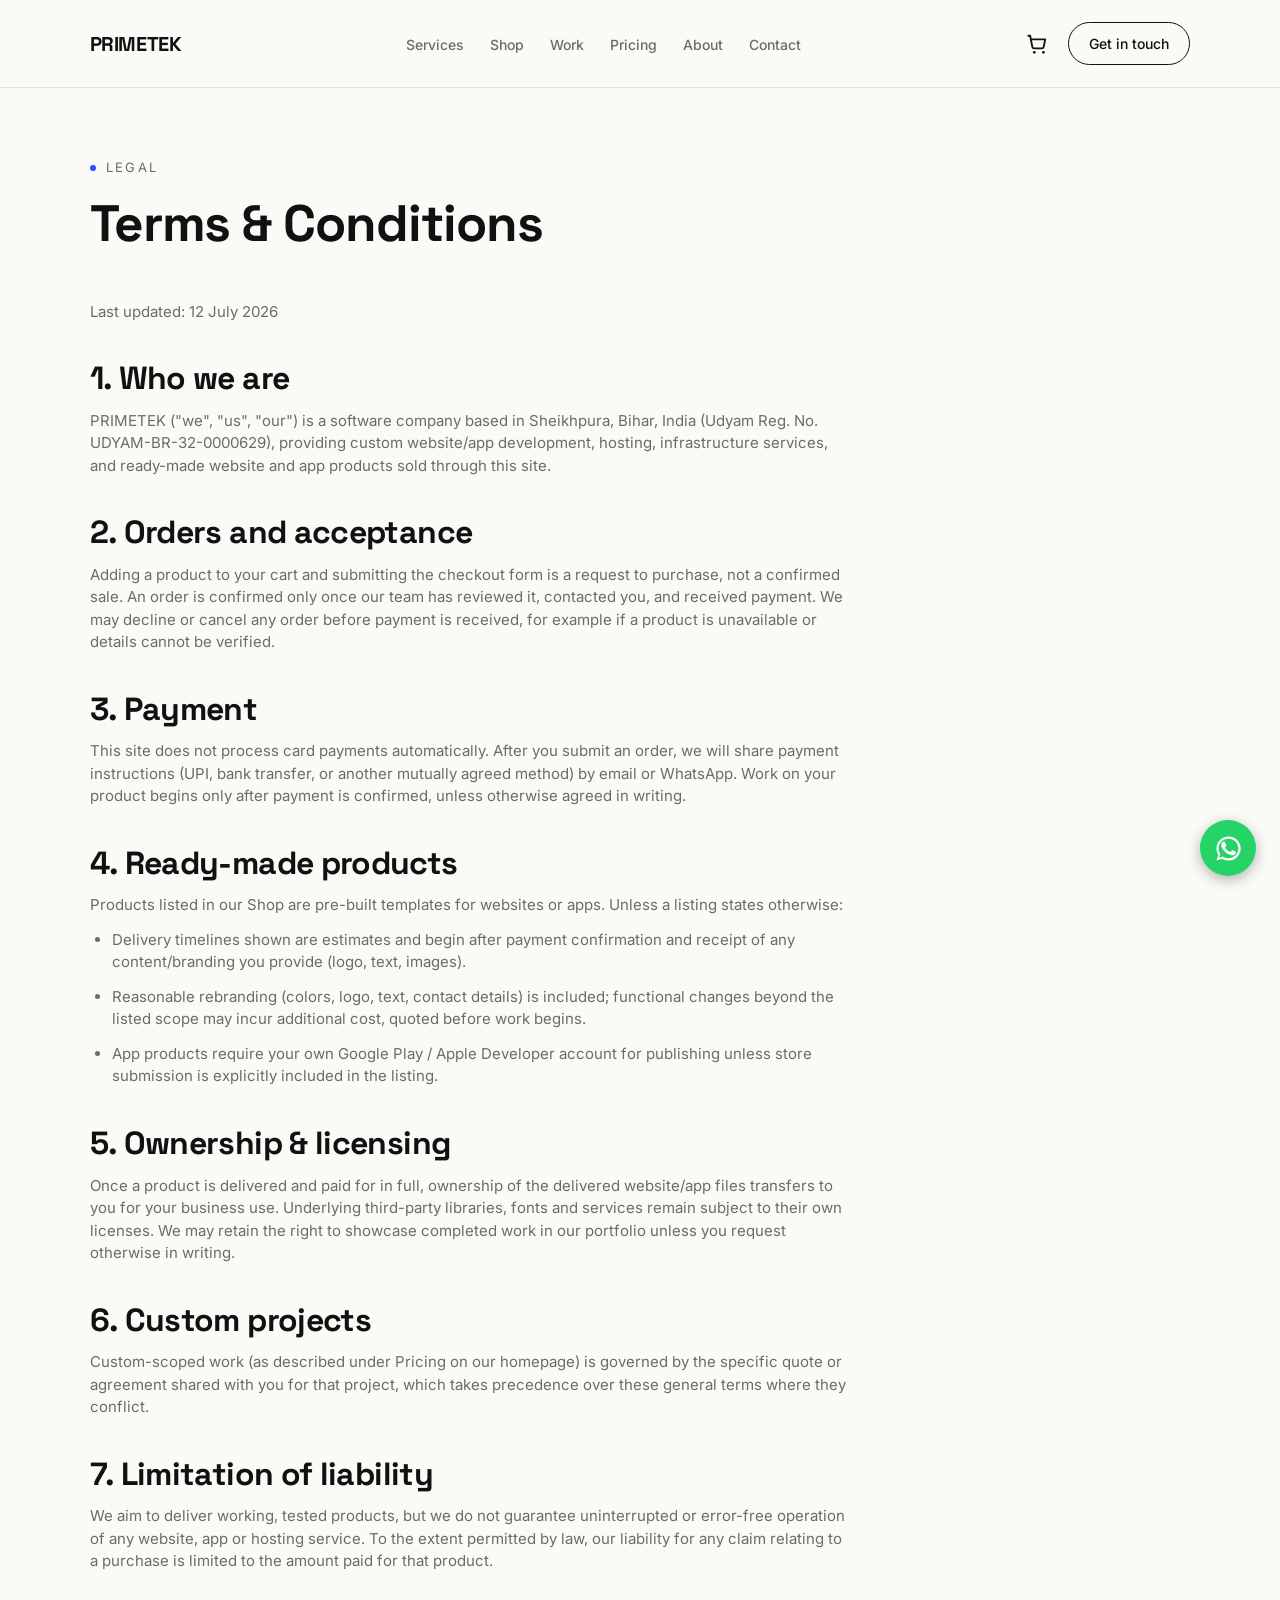
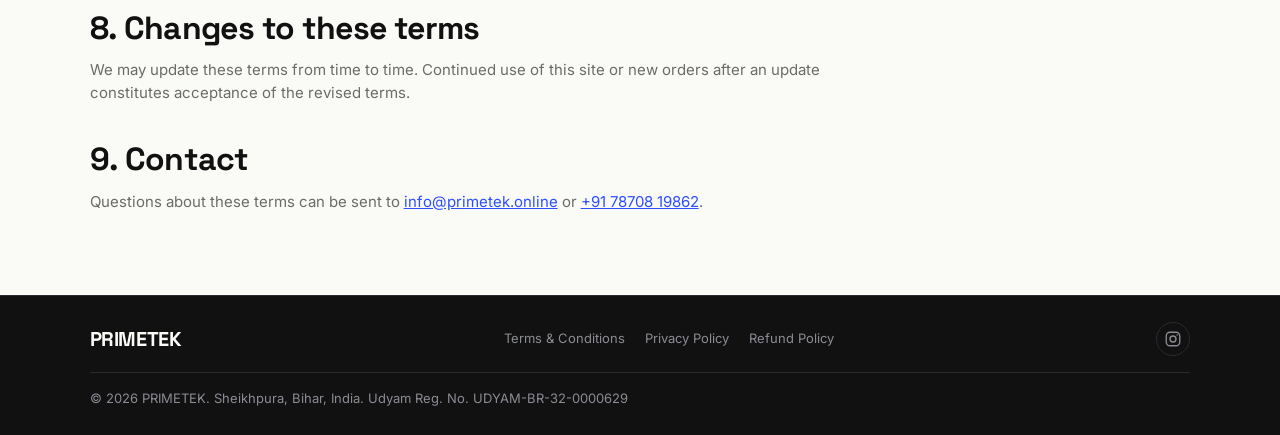
<file: terms.html>
<!DOCTYPE html>
<html lang="en">
<head>
<meta charset="UTF-8">
<meta name="viewport" content="width=device-width, initial-scale=1.0">
<title>Terms &amp; Conditions | PRIMETEK</title>
<link rel="icon" type="image/svg+xml" href="favicon.svg">
<link rel="icon" type="image/png" sizes="32x32" href="favicon-32.png">
<link rel="icon" type="image/png" sizes="16x16" href="favicon-16.png">
<link rel="apple-touch-icon" href="apple-touch-icon.png">
<link rel="preconnect" href="https://fonts.googleapis.com">
<link href="https://fonts.googleapis.com/css2?family=Space+Grotesk:wght@400;500;600;700&family=Inter:wght@400;500;600&display=swap" rel="stylesheet">
<link rel="stylesheet" href="shop.css">
<link rel="stylesheet" href="whatsapp-widget.css">
</head>
<body>

<header>
  <a href="index.html" class="brand" aria-label="PRIMETEK home">
    <span class="brand-name">PRIMETEK</span>
  </a>
  <nav id="siteNav">
    <ul>
      <li><a href="index.html#services">Services</a></li>
      <li><a href="products.html">Shop</a></li>
      <li><a href="index.html#work">Work</a></li>
      <li><a href="index.html#pricing">Pricing</a></li>
      <li><a href="index.html#about">About</a></li>
      <li><a href="index.html#contact">Contact</a></li>
    </ul>
  </nav>
  <div class="nav-right">
    <button class="menu-toggle" id="menuToggle" aria-label="Toggle menu" aria-expanded="false">
      <svg class="icon-menu" viewBox="0 0 24 24" fill="none" stroke="currentColor" stroke-width="2" stroke-linecap="round"><line x1="3" y1="6" x2="21" y2="6"/><line x1="3" y1="12" x2="21" y2="12"/><line x1="3" y1="18" x2="21" y2="18"/></svg>
      <svg class="icon-close" viewBox="0 0 24 24" fill="none" stroke="currentColor" stroke-width="2" stroke-linecap="round"><line x1="5" y1="5" x2="19" y2="19"/><line x1="19" y1="5" x2="5" y2="19"/></svg>
    </button>
    <a href="cart.html" class="cart-link">
      <span class="sr-only">View cart</span>
      <svg viewBox="0 0 24 24" fill="none" stroke="currentColor" stroke-width="2" stroke-linecap="round" stroke-linejoin="round"><circle cx="9" cy="21" r="1.5" fill="currentColor" stroke="none"/><circle cx="19" cy="21" r="1.5" fill="currentColor" stroke="none"/><path d="M2.5 3h2l2.4 12.2a2 2 0 0 0 2 1.6h8.4a2 2 0 0 0 2-1.6L21 7H6"/></svg>
      <span class="cart-badge" data-count="0">0</span>
    </a>
    <a href="index.html#contact" class="nav-cta">Get in touch</a>
  </div>
</header>

<section id="terms">
  <div class="page-head">
    <div class="eyebrow"><span class="dot"></span>Legal</div>
    <h1>Terms &amp; Conditions</h1>
  </div>

  <div class="legal-body">
    <p class="legal-updated">Last updated: 12 July 2026</p>

    <h2>1. Who we are</h2>
    <p>PRIMETEK ("we", "us", "our") is a software company based in Sheikhpura, Bihar, India (Udyam Reg. No. UDYAM-BR-32-0000629), providing custom website/app development, hosting, infrastructure services, and ready-made website and app products sold through this site.</p>

    <h2>2. Orders and acceptance</h2>
    <p>Adding a product to your cart and submitting the checkout form is a request to purchase, not a confirmed sale. An order is confirmed only once our team has reviewed it, contacted you, and received payment. We may decline or cancel any order before payment is received, for example if a product is unavailable or details cannot be verified.</p>

    <h2>3. Payment</h2>
    <p>This site does not process card payments automatically. After you submit an order, we will share payment instructions (UPI, bank transfer, or another mutually agreed method) by email or WhatsApp. Work on your product begins only after payment is confirmed, unless otherwise agreed in writing.</p>

    <h2>4. Ready-made products</h2>
    <p>Products listed in our Shop are pre-built templates for websites or apps. Unless a listing states otherwise:</p>
    <ul>
      <li>Delivery timelines shown are estimates and begin after payment confirmation and receipt of any content/branding you provide (logo, text, images).</li>
      <li>Reasonable rebranding (colors, logo, text, contact details) is included; functional changes beyond the listed scope may incur additional cost, quoted before work begins.</li>
      <li>App products require your own Google Play / Apple Developer account for publishing unless store submission is explicitly included in the listing.</li>
    </ul>

    <h2>5. Ownership &amp; licensing</h2>
    <p>Once a product is delivered and paid for in full, ownership of the delivered website/app files transfers to you for your business use. Underlying third-party libraries, fonts and services remain subject to their own licenses. We may retain the right to showcase completed work in our portfolio unless you request otherwise in writing.</p>

    <h2>6. Custom projects</h2>
    <p>Custom-scoped work (as described under Pricing on our homepage) is governed by the specific quote or agreement shared with you for that project, which takes precedence over these general terms where they conflict.</p>

    <h2>7. Limitation of liability</h2>
    <p>We aim to deliver working, tested products, but we do not guarantee uninterrupted or error-free operation of any website, app or hosting service. To the extent permitted by law, our liability for any claim relating to a purchase is limited to the amount paid for that product.</p>

    <h2>8. Changes to these terms</h2>
    <p>We may update these terms from time to time. Continued use of this site or new orders after an update constitutes acceptance of the revised terms.</p>

    <h2>9. Contact</h2>
    <p>Questions about these terms can be sent to <a href="mailto:info@primetek.online" style="color:var(--accent);text-decoration:underline;">info@primetek.online</a> or <a href="tel:+917870819862" style="color:var(--accent);text-decoration:underline;">+91 78708 19862</a>.</p>
  </div>
</section>

<footer>
  <div class="footer-top">
    <span class="brand-name">PRIMETEK</span>
    <div class="footer-links">
      <a href="terms.html">Terms &amp; Conditions</a>
      <a href="privacy.html">Privacy Policy</a>
      <a href="refund.html">Refund Policy</a>
    </div>
    <div class="social-links">
      <a href="https://www.instagram.com/primetekonline?igsh=YmthbGd3YTY3eW83" target="_blank" rel="noopener" class="social-icon">
        <span class="sr-only">Follow PRIMETEK on Instagram</span>
        <svg viewBox="0 0 24 24" fill="none" stroke="currentColor" stroke-width="1.8"><rect x="3" y="3" width="18" height="18" rx="5"/><circle cx="12" cy="12" r="4"/><circle cx="17.5" cy="6.5" r="1" fill="currentColor" stroke="none"/></svg>
      </a>
    </div>
  </div>
  <div class="footer-bottom">© 2026 PRIMETEK. Sheikhpura, Bihar, India. Udyam Reg. No. UDYAM-BR-32-0000629</div>
</footer>

<script src="cart.js"></script>
<a href="https://wa.me/917870819862?text=Hi%20PRIMETEK%2C%20I%20have%20a%20question%20about%20your%20services." class="whatsapp-float" target="_blank" rel="noopener">
  <span class="sr-only">Chat with us on WhatsApp</span>
  <svg viewBox="0 0 24 24" fill="currentColor"><path d="M17.472 14.382c-.297-.149-1.758-.867-2.03-.967-.273-.099-.471-.148-.67.15-.197.297-.767.966-.94 1.164-.173.199-.347.223-.644.075-.297-.15-1.255-.463-2.39-1.475-.883-.788-1.48-1.761-1.653-2.059-.173-.297-.018-.458.13-.606.134-.133.298-.347.446-.52.149-.174.198-.298.298-.497.099-.198.05-.371-.025-.52-.075-.149-.669-1.612-.916-2.207-.242-.579-.487-.5-.669-.51-.173-.008-.371-.01-.57-.01-.198 0-.52.074-.792.372-.272.297-1.04 1.016-1.04 2.479 0 1.462 1.065 2.875 1.213 3.074.149.198 2.096 3.2 5.077 4.487.709.306 1.262.489 1.694.625.712.227 1.36.195 1.871.118.571-.085 1.758-.719 2.006-1.413.248-.694.248-1.289.173-1.413-.074-.124-.272-.198-.57-.347z"/><path d="M12.05 2C6.508 2 2.02 6.487 2.02 12.03c0 1.994.579 3.85 1.579 5.412L2 22l4.671-1.567A9.965 9.965 0 0012.05 22c5.542 0 10.03-4.487 10.03-10.03C22.08 6.487 17.592 2 12.05 2zm0 18.11a8.06 8.06 0 01-4.377-1.28l-.314-.187-3.256 1.083 1.09-3.181-.204-.324a8.056 8.056 0 01-1.24-4.19c0-4.464 3.632-8.096 8.301-8.096 4.464 0 8.096 3.632 8.096 8.096 0 4.464-3.632 8.079-8.096 8.079z"/></svg>
</a>
<script src="whatsapp-widget.js"></script>
</body>
</html>
</file>
<file: shop.css>
/* PRIMETEK — shared styles for shop pages (products, cart, checkout, legal) */
:root{
  --paper:#FAFAF7;
  --paper-alt:#F2F1EB;
  --ink:#111111;
  --sub:#6B6B68;
  --accent:#2D4FFF;
  --line:#E4E2DC;
}
*{margin:0;padding:0;box-sizing:border-box;}
html{scroll-behavior:smooth;}
body{
  font-family:'Inter',sans-serif;
  background:var(--paper);
  color:var(--ink);
  line-height:1.5;
}
a{color:inherit;text-decoration:none;}
img,svg{display:block;}
section, main{padding:70px 7vw;}
.eyebrow{
  display:flex;align-items:center;gap:10px;
  font-size:13px;letter-spacing:0.18em;color:var(--sub);
  text-transform:uppercase;margin-bottom:18px;
}
.eyebrow .dot{width:6px;height:6px;border-radius:50%;background:var(--accent);flex:none;}
h1, h2{
  font-family:'Space Grotesk',sans-serif;
  font-weight:700;
  letter-spacing:-0.02em;
  line-height:1.08;
}
h2{font-size:clamp(30px,3.6vw,48px);}
h1{font-size:clamp(34px,4vw,54px);}
.rule{width:64px;height:2px;background:var(--accent);margin:22px 0 0;}
.page-head{max-width:720px;margin-bottom:50px;}
.page-head p{color:var(--sub);font-size:16px;margin-top:16px;max-width:600px;}

/* ---------- Nav (shared with index.html) ---------- */
header{
  position:sticky;top:0;z-index:50;
  display:flex;align-items:center;justify-content:space-between;
  padding:22px 7vw;
  background:rgba(250,250,247,0.88);
  backdrop-filter:blur(8px);
  border-bottom:1px solid var(--line);
}
.brand{display:flex;align-items:center;position:relative;z-index:51;flex:none;text-decoration:none;transition:opacity .15s ease;}
.brand:hover{opacity:0.75;}
.brand-name{
  font-family:'Space Grotesk',sans-serif;
  font-weight:700;font-size:20px;letter-spacing:-0.02em;
  flex:none;color:var(--ink);
}
nav ul{display:flex;gap:26px;list-style:none;align-items:center;}
nav a{
  font-size:14px;font-weight:500;color:var(--sub);
  transition:color .15s ease;
}
nav a:hover, nav a:focus-visible{color:var(--ink);}
.nav-cta{
  padding:10px 20px;border:1.5px solid var(--ink);border-radius:100px;
  font-size:14px;font-weight:500;
}
.nav-cta:hover{background:var(--ink);color:var(--paper);}
.nav-right{display:flex;align-items:center;gap:20px;position:relative;z-index:51;}
.cart-link{position:relative;display:flex;align-items:center;color:var(--ink);}
.cart-link svg{width:22px;height:22px;}
.cart-badge{
  position:absolute;top:-8px;right:-10px;min-width:17px;height:17px;padding:0 4px;
  background:var(--accent);color:#fff;border-radius:100px;
  font-size:10.5px;font-weight:600;line-height:17px;text-align:center;
}
.cart-badge[data-count="0"]{display:none;}
.sr-only{
  position:absolute;width:1px;height:1px;padding:0;margin:-1px;
  overflow:hidden;clip:rect(0,0,0,0);white-space:nowrap;border:0;
}

/* ---------- WhatsApp float button ---------- */
.whatsapp-float{
  position:fixed;bottom:24px;right:24px;z-index:40;
  width:56px;height:56px;border-radius:50%;
  background:#25D366;color:#fff;
  display:flex;align-items:center;justify-content:center;
  box-shadow:0 4px 14px rgba(0,0,0,0.28);
  transition:transform .15s ease, box-shadow .15s ease;
}
.whatsapp-float:hover{transform:scale(1.08);box-shadow:0 6px 20px rgba(0,0,0,0.32);}
.whatsapp-float svg{width:29px;height:29px;}
@media (max-width:480px){
  .whatsapp-float{width:50px;height:50px;bottom:18px;right:18px;}
  .whatsapp-float svg{width:26px;height:26px;}
}
.menu-toggle{
  display:none;align-items:center;justify-content:center;
  width:36px;height:36px;background:none;border:none;cursor:pointer;
  color:var(--ink);padding:0;flex:none;
}
.menu-toggle svg{width:24px;height:24px;}
.menu-toggle .icon-close{display:none;}
body.nav-open .menu-toggle .icon-menu{display:none;}
body.nav-open .menu-toggle .icon-close{display:flex;}

/* ---------- Buttons ---------- */
.btn-primary{
  padding:14px 26px;background:var(--ink);color:var(--paper);border-radius:100px;
  font-size:14px;font-weight:500;border:none;cursor:pointer;display:inline-block;
  font-family:'Inter',sans-serif;
}
.btn-primary:hover{background:var(--accent);}
.btn-primary:disabled{opacity:0.55;cursor:not-allowed;}
.btn-secondary{
  padding:14px 26px;border:1.5px solid var(--line);border-radius:100px;
  font-size:14px;font-weight:500;color:var(--ink);background:transparent;cursor:pointer;
  font-family:'Inter',sans-serif;display:inline-block;
}
.btn-secondary:hover{border-color:var(--ink);}
.btn-small{padding:8px 16px;font-size:13px;}

/* ---------- Products ---------- */
.product-grid{display:grid;grid-template-columns:repeat(3,1fr);gap:26px;}
.product-card{
  border:1px solid var(--line);border-radius:14px;overflow:hidden;
  background:var(--paper-alt);display:flex;flex-direction:column;
  transition:border-color .15s ease, transform .15s ease;
}
.product-card:hover{border-color:var(--ink);transform:translateY(-3px);}
.product-thumb{
  aspect-ratio:16/10;position:relative;overflow:hidden;
  background:linear-gradient(135deg, var(--paper-alt) 0%, var(--line) 100%);
  display:flex;align-items:center;justify-content:center;
}
.product-thumb svg{width:34%;height:34%;opacity:0.9;}
.product-thumb svg.mockup{width:88%;height:88%;opacity:1;}
.product-thumb img{width:100%;height:100%;object-fit:cover;display:block;}
.product-body{padding:24px 26px 26px;display:flex;flex-direction:column;gap:10px;flex:1;}
.product-tag{font-size:12px;color:var(--accent);font-weight:500;letter-spacing:0.04em;}
.product-body h2{font-family:'Space Grotesk',sans-serif;font-weight:600;font-size:18px;letter-spacing:-0.01em;}
.product-body p{font-size:14px;color:var(--sub);flex:1;}
.product-meta{display:flex;gap:8px;flex-wrap:wrap;}
.product-meta span{
  font-size:11.5px;color:var(--sub);border:1px solid var(--line);border-radius:100px;
  padding:4px 10px;
}
.product-foot{display:flex;align-items:center;justify-content:space-between;margin-top:8px;gap:12px;}
.product-price{font-family:'Space Grotesk',sans-serif;font-weight:700;font-size:20px;}
.product-price span{font-family:'Inter',sans-serif;font-weight:500;font-size:12px;color:var(--sub);}

/* ---------- Cart ---------- */
.cart-layout{display:grid;grid-template-columns:1fr 340px;gap:50px;align-items:start;}
.cart-table{width:100%;border-collapse:collapse;}
.cart-row{border-bottom:1px solid var(--line);}
.cart-items-head{display:flex;align-items:center;justify-content:space-between;padding-bottom:14px;}
.cart-items-head span{font-size:13px;color:var(--sub);}
.cart-clear-btn{
  font-size:12.5px;color:var(--sub);text-decoration:underline;cursor:pointer;
  background:none;border:none;font-family:'Inter',sans-serif;
}
.cart-clear-btn:hover{color:#C0392B;}
.cart-item{display:flex;gap:16px;padding:22px 0;border-bottom:1px solid var(--line);align-items:center;}
.cart-item-thumb{
  width:72px;height:56px;border-radius:8px;flex:none;
  background:var(--paper-alt);border:1px solid var(--line);
  display:flex;align-items:center;justify-content:center;
}
.cart-item-thumb svg{width:28px;height:28px;}
.cart-item-info{flex:1;min-width:0;}
.cart-item-info h2{font-family:'Space Grotesk',sans-serif;font-weight:600;font-size:15.5px;margin-bottom:4px;}
.cart-item-info span{font-size:13px;color:var(--sub);}
.qty-control{display:flex;align-items:center;border:1px solid var(--line);border-radius:100px;overflow:hidden;}
.qty-control button{
  width:30px;height:30px;background:transparent;border:none;cursor:pointer;
  font-size:16px;color:var(--ink);
}
.qty-control button:hover{background:var(--paper-alt);}
.qty-control span{width:28px;text-align:center;font-size:14px;}
.cart-item-price{font-family:'Space Grotesk',sans-serif;font-weight:600;font-size:15px;width:100px;text-align:right;flex:none;}
.cart-item-remove{font-size:12.5px;color:var(--sub);text-decoration:underline;cursor:pointer;background:none;border:none;font-family:'Inter',sans-serif;flex:none;}
.cart-item-remove:hover{color:#C0392B;}
.cart-summary{
  border:1px solid var(--line);border-radius:14px;padding:28px 26px;background:var(--paper-alt);
  position:sticky;top:100px;
}
.cart-summary h2{font-family:'Space Grotesk',sans-serif;font-weight:600;font-size:17px;margin-bottom:20px;}
.summary-row{display:flex;justify-content:space-between;font-size:14px;color:var(--sub);padding:8px 0;}
.summary-row.total{color:var(--ink);font-weight:600;font-size:16px;border-top:1px solid var(--line);margin-top:8px;padding-top:16px;}
.cart-empty{text-align:center;padding:60px 20px;color:var(--sub);}
.cart-empty p{margin-bottom:22px;}

/* ---------- Checkout ---------- */
.checkout-layout{display:grid;grid-template-columns:1fr 360px;gap:60px;align-items:start;}
form{display:flex;flex-direction:column;gap:18px;}
.field{display:flex;flex-direction:column;gap:8px;}
.field label{font-size:12px;letter-spacing:0.1em;text-transform:uppercase;color:var(--sub);}
.field input, .field textarea, .field select{
  background:transparent;border:1px solid var(--line);border-radius:8px;
  color:var(--ink);font-family:'Inter',sans-serif;font-size:15px;padding:12px 14px;
  resize:none;
}
.field input:focus, .field textarea:focus, .field select:focus{outline:none;border-color:var(--accent);}
.field-row{display:grid;grid-template-columns:1fr 1fr;gap:16px;}
.pay-options{display:flex;flex-direction:column;gap:12px;margin-top:6px;}
.pay-option{
  border:1px solid var(--line);border-radius:10px;padding:16px 18px;
  display:flex;align-items:flex-start;gap:12px;cursor:pointer;
}
.pay-option input{margin-top:3px;}
.pay-option strong{display:block;font-size:14.5px;margin-bottom:3px;}
.pay-option span{font-size:13px;color:var(--sub);}
.checkout-note{
  border:1px solid var(--line);border-radius:10px;background:var(--paper-alt);
  padding:16px 18px;font-size:13.5px;color:var(--sub);
}
.order-summary{
  border:1px solid var(--line);border-radius:14px;padding:26px;background:var(--paper-alt);
  position:sticky;top:100px;
}
.order-summary h2{font-family:'Space Grotesk',sans-serif;font-weight:600;font-size:17px;margin-bottom:18px;}
.order-line{display:flex;justify-content:space-between;font-size:13.5px;color:var(--sub);padding:7px 0;gap:12px;}
.order-line b{color:var(--ink);font-weight:500;}
.form-status{font-size:13.5px;color:var(--sub);min-height:18px;}
.form-status.ok{color:#2E7D46;}
.form-status.err{color:#C0392B;}
.hp-field{position:absolute;left:-9999px;width:1px;height:1px;overflow:hidden;}

/* ---------- Legal pages ---------- */
.legal-body{max-width:760px;}
.legal-body h2{font-size:clamp(24px,2.8vw,32px);margin-top:38px;margin-bottom:14px;}
.legal-body h2:first-child{margin-top:0;}
.legal-body p, .legal-body li{font-size:15px;color:var(--sub);margin-bottom:12px;}
.legal-body ul{padding-left:22px;margin-bottom:16px;}
.legal-body strong{color:var(--ink);}
.legal-updated{font-size:13px;color:var(--sub);margin-bottom:40px;}

/* ---------- Footer ---------- */
footer{
  padding:26px 7vw;background:var(--ink);color:#8B8B94;
  border-top:1px solid #2A2A30;font-size:13px;
}
.footer-top{display:flex;align-items:center;justify-content:space-between;flex-wrap:wrap;gap:16px;}
footer .brand-name{color:var(--paper);}
.footer-links{display:flex;gap:20px;flex-wrap:wrap;}
.footer-links a:hover{color:var(--paper);}
.social-links{display:flex;align-items:center;gap:14px;}
.social-icon{
  display:flex;align-items:center;justify-content:center;
  width:34px;height:34px;border-radius:50%;border:1px solid #2A2A30;
  color:#8B8B94;transition:color .15s ease, border-color .15s ease;
}
.social-icon:hover{color:var(--paper);border-color:var(--paper);}
.social-icon svg{width:18px;height:18px;}
.footer-bottom{margin-top:16px;padding-top:16px;border-top:1px solid #2A2A30;}

@media (max-width: 960px){
  section, main{padding:50px 6vw;}
  .menu-toggle{display:flex;}
  .nav-cta{display:none;}
  nav{
    display:none;
    position:fixed;top:0;left:0;width:100vw;height:100vh;
    background:var(--paper);
    flex-direction:column;align-items:flex-start;
    padding:100px 7vw 40px;
    transform:translateX(100%);
    transition:transform .25s ease;
    z-index:49;overflow-y:auto;
  }
  body.nav-open{overflow:hidden;}
  body.nav-rendering nav{display:flex;}
  body.nav-open nav{transform:translateX(0);}
  nav ul{flex-direction:column;gap:0;width:100%;align-items:stretch;}
  nav ul li{width:100%;border-bottom:1px solid var(--line);}
  nav a{display:block;padding:18px 4px;font-size:17px;color:var(--ink);}
  .product-grid{grid-template-columns:1fr;}
  .cart-layout{grid-template-columns:1fr;}
  .checkout-layout{grid-template-columns:1fr;}
  .field-row{grid-template-columns:1fr;}
  .cart-summary, .order-summary{position:static;}
  .footer-top{flex-direction:column;align-items:flex-start;}
}

@media (max-width: 560px){
  .cart-item{flex-wrap:wrap;row-gap:12px;}
  .cart-item-thumb{width:52px;height:42px;}
  .cart-item-info{flex:1 1 140px;}
  .qty-control{order:2;}
  .cart-item-price{order:3;width:auto;margin-left:auto;}
  .cart-item-remove{order:4;}
  .cart-items-head{flex-wrap:wrap;gap:8px;}
}

/* ---------- Nav Auth & User Controls ---------- */
.nav-auth-wrapper{position:relative;display:flex;align-items:center;gap:8px;}
.nav-auth-btn{
  display:inline-flex;align-items:center;gap:6px;
  padding:6px 14px;border:1.5px solid var(--line);border-radius:100px;
  font-size:13px;font-weight:500;color:var(--ink);
  transition:border-color .15s ease, background .15s ease;
}
.nav-auth-btn svg{width:16px;height:16px;}
.nav-auth-btn:hover{border-color:var(--ink);background:var(--paper-alt);}

.nav-user-menu{position:relative;display:inline-flex;align-items:center;gap:6px;}
.nav-admin-badge{
  display:inline-flex;align-items:center;gap:6px;
  padding:5px 12px;background:var(--ink);color:#fff;
  border-radius:100px;font-size:12px;font-weight:600;letter-spacing:0.02em;
  transition:background .15s ease, transform .15s ease;
}
.nav-admin-badge:hover{background:var(--accent);transform:translateY(-1px);}
.admin-dot{width:7px;height:7px;border-radius:50%;background:#22c55e;box-shadow:0 0 6px rgba(34,197,94,0.6);}

.nav-user-pill{
  display:inline-flex;align-items:center;gap:8px;
  padding:3px 12px 3px 3px;border:1.5px solid var(--line);border-radius:100px;
  font-size:13px;font-weight:500;color:var(--ink);
}
.nav-user-pill:hover{border-color:var(--ink);}
.user-initial{
  width:26px;height:26px;border-radius:50%;
  background:var(--accent);color:#fff;
  display:flex;align-items:center;justify-content:center;
  font-size:11.5px;font-weight:700;
}
.user-name-text{max-width:90px;overflow:hidden;text-overflow:ellipsis;white-space:nowrap;}

.nav-user-dropdown-btn{
  background:none;border:none;cursor:pointer;
  display:flex;align-items:center;justify-content:center;
  padding:4px;color:var(--sub);border-radius:6px;
}
.nav-user-dropdown-btn:hover{color:var(--ink);}
.nav-user-dropdown-btn svg{width:16px;height:16px;}

.nav-dropdown-menu{
  position:absolute;right:0;top:calc(100% + 12px);
  background:#fff;border:1px solid var(--line);border-radius:14px;
  box-shadow:0 12px 36px rgba(0,0,0,0.1);
  min-width:220px;padding:8px;display:none;flex-direction:column;
  z-index:100;
}
.nav-dropdown-menu.active{display:flex;}
.dropdown-header{padding:8px 10px;display:flex;flex-direction:column;}
.dropdown-name{font-weight:600;font-size:13.5px;color:var(--ink);}
.dropdown-email{font-size:11px;color:var(--sub);word-break:break-all;margin-top:2px;}
.dropdown-divider{height:1px;background:var(--line);margin:6px 0;}
.dropdown-item{
  display:flex;align-items:center;gap:10px;
  padding:8px 10px;border-radius:8px;
  font-size:13px;color:var(--ink);
  transition:background .12s ease;
  background:none;border:none;cursor:pointer;width:100%;text-align:left;
  font-family:'Inter',sans-serif;
}
.dropdown-item svg{width:16px;height:16px;flex:none;color:var(--sub);}
.dropdown-item:hover{background:var(--paper-alt);}
.dropdown-item:hover svg{color:var(--ink);}
.dropdown-logout{color:#dc2626;}
.dropdown-logout svg{color:#dc2626;}
.dropdown-logout:hover{background:#fef2f2;color:#b91c1c;}
.dropdown-logout:hover svg{color:#b91c1c;}

/* Shop Category Filters */
.shop-filters{
  display:flex;
  gap:10px;
  margin-bottom:34px;
  flex-wrap:wrap;
  align-items:center;
}
.filter-pill{
  padding:8px 18px;
  border-radius:100px;
  border:1.5px solid var(--line);
  background:var(--paper);
  font-size:13.5px;
  font-weight:600;
  color:var(--sub);
  cursor:pointer;
  transition:all .15s ease;
  font-family:'Inter',sans-serif;
}
.filter-pill:hover{
  border-color:var(--ink);
  color:var(--ink);
}
.filter-pill.active{
  background:var(--ink);
  color:#fff;
  border-color:var(--ink);
}
.product-regular-price{
  font-size:12px;
  color:var(--sub);
  text-decoration:line-through;
  margin-left:6px;
  font-weight:400;
}
.btn-demo{
  display:inline-flex;
  align-items:center;
  gap:4px;
  font-size:12.5px;
  font-weight:600;
  color:var(--accent);
  text-decoration:underline;
  margin-right:auto;
}
.btn-demo:hover{color:#1E3FD8;}
.product-tags-row{
  display:flex;
  gap:6px;
  flex-wrap:wrap;
  margin-top:8px;
}
.tag-badge{
  font-size:11px;
  background:var(--paper-alt);
  color:var(--sub);
  padding:2px 8px;
  border-radius:6px;
  font-weight:500;
}




/* ================= COMPREHENSIVE STOREFRONT MOBILE RESPONSIVENESS ================= */
html, body {
  max-width: 100vw;
  overflow-x: hidden;
}

@media (max-width: 768px) {
  header {
    padding: 14px 5vw;
  }
  .brand-name {
    font-size: 19px;
  }
  .page-head {
    margin-bottom: 30px;
  }
  .page-head h1 {
    font-size: 26px;
    line-height: 1.25;
  }
  .page-head p {
    font-size: 14px;
    line-height: 1.5;
  }
  .product-filter-bar {
    display: flex;
    overflow-x: auto;
    white-space: nowrap;
    -webkit-overflow-scrolling: touch;
    padding-bottom: 10px;
    gap: 8px;
    scrollbar-width: none;
  }
  .product-filter-bar::-webkit-scrollbar {
    display: none;
  }
  .product-card {
    padding: 20px;
  }
  .product-card h3 {
    font-size: 18px;
  }
  .product-price {
    font-size: 18px;
  }
  .btn-primary, .btn-secondary, button[type="submit"] {
    min-height: 46px;
    font-size: 15px;
    display: flex;
    align-items: center;
    justify-content: center;
  }
  input, select, textarea {
    font-size: 16px !important; /* Prevents auto-zoom on iOS Safari */
  }
  .checkout-layout {
    grid-template-columns: 1fr;
    gap: 24px;
  }
  .cart-layout {
    grid-template-columns: 1fr;
    gap: 24px;
  }
}

@media (max-width: 480px) {
  section, main {
    padding: 36px 4vw;
  }
  .cart-item {
    padding: 14px 0;
  }
  .field-row {
    grid-template-columns: 1fr;
  }
  .whatsapp-float {
    bottom: 16px;
    right: 16px;
    width: 48px;
    height: 48px;
  }
  .whatsapp-float svg {
    width: 24px;
    height: 24px;
  }
}
</file>
<file: nav-auth.css>
/* PRIMETEK — Shared Navigation Auth & User Dropdown Styles */
.brand-logo,
.brand img,
.brand svg{
  width:34px !important;
  height:34px !important;
  max-width:34px !important;
  max-height:34px !important;
  display:block !important;
  object-fit:contain !important;
  flex:none !important;
  border-radius:6px !important;
}

.nav-auth-wrapper{
  position:relative;
  display:inline-flex;
  align-items:center;
  gap:8px;
  z-index:60;
}
.nav-auth-btn{
  display:inline-flex;
  align-items:center;
  gap:6px;
  padding:7px 16px;
  border:1.5px solid var(--line, #E4E2DC);
  border-radius:100px;
  font-size:13px;
  font-weight:600;
  color:var(--ink, #111111);
  text-decoration:none;
  transition:all .15s ease;
  font-family:'Inter',sans-serif;
  background:transparent;
}
.nav-auth-btn svg{width:15px;height:15px;}
.nav-auth-btn:hover{
  border-color:var(--ink, #111111);
  background:var(--paper-alt, #F2F1EB);
}

.nav-user-menu{
  position:relative;
  display:inline-flex;
  align-items:center;
  gap:8px;
}
.nav-admin-badge{
  display:inline-flex;
  align-items:center;
  gap:6px;
  padding:5px 12px;
  background:var(--ink, #111111);
  color:#ffffff !important;
  border-radius:100px;
  font-size:12px;
  font-weight:700;
  letter-spacing:0.02em;
  text-decoration:none;
  transition:all .15s ease;
  font-family:'Inter',sans-serif;
}
.nav-admin-badge:hover{
  background:var(--accent, #2D4FFF);
  transform:translateY(-1px);
}
.admin-dot{
  width:7px;
  height:7px;
  border-radius:50%;
  background:#22c55e;
  box-shadow:0 0 6px rgba(34,197,94,0.7);
  flex:none;
}

.nav-user-pill{
  display:inline-flex;
  align-items:center;
  gap:8px;
  padding:4px 12px 4px 4px;
  border:1.5px solid var(--line, #E4E2DC);
  border-radius:100px;
  font-size:13px;
  font-weight:500;
  color:var(--ink, #111111);
  text-decoration:none;
  font-family:'Inter',sans-serif;
}
.nav-user-pill:hover{border-color:var(--ink, #111111);}
.user-initial{
  width:26px;
  height:26px;
  border-radius:50%;
  background:var(--accent, #2D4FFF);
  color:#ffffff;
  display:flex;
  align-items:center;
  justify-content:center;
  font-size:11.5px;
  font-weight:700;
  font-family:'Space Grotesk',sans-serif;
}
.user-name-text{
  max-width:90px;
  overflow:hidden;
  text-overflow:ellipsis;
  white-space:nowrap;
}

.nav-user-dropdown-btn{
  background:none;
  border:none;
  cursor:pointer;
  display:flex;
  align-items:center;
  justify-content:center;
  padding:5px;
  color:var(--sub, #6B6B68);
  border-radius:6px;
}
.nav-user-dropdown-btn:hover{color:var(--ink, #111111);}
.nav-user-dropdown-btn svg{width:16px;height:16px;}

.nav-dropdown-menu{
  position:absolute;
  right:0;
  top:calc(100% + 12px);
  background:#ffffff;
  border:1px solid var(--line, #E4E2DC);
  border-radius:14px;
  box-shadow:0 14px 40px rgba(0,0,0,0.12);
  min-width:220px;
  padding:8px;
  display:none;
  flex-direction:column;
  z-index:100;
}
.nav-dropdown-menu.active{display:flex;}
.dropdown-header{
  padding:8px 10px;
  display:flex;
  flex-direction:column;
}
.dropdown-name{
  font-weight:700;
  font-size:13.5px;
  color:var(--ink, #111111);
  font-family:'Space Grotesk',sans-serif;
}
.dropdown-email{
  font-size:11px;
  color:var(--sub, #6B6B68);
  word-break:break-all;
  margin-top:2px;
}
.dropdown-divider{
  height:1px;
  background:var(--line, #E4E2DC);
  margin:6px 0;
}
.dropdown-item{
  display:flex;
  align-items:center;
  gap:10px;
  padding:8px 10px;
  border-radius:8px;
  font-size:13px;
  color:var(--ink, #111111);
  text-decoration:none;
  transition:background .12s ease;
  background:none;
  border:none;
  cursor:pointer;
  width:100%;
  text-align:left;
  font-family:'Inter',sans-serif;
}
.dropdown-item svg{
  width:16px;
  height:16px;
  flex:none;
  color:var(--sub, #6B6B68);
}
.dropdown-item:hover{
  background:var(--paper-alt, #F2F1EB);
}
.dropdown-item:hover svg{color:var(--ink, #111111);}
.dropdown-logout{color:#dc2626 !important;}
.dropdown-logout svg{color:#dc2626 !important;}
.dropdown-logout:hover{background:#fef2f2 !important;color:#b91c1c !important;}
</file>
<file: whatsapp-widget.css>
/* ==========================================================
   PRIMETEK LIVE ADMIN WHATSAPP INBOX WIDGET STYLES
   (Strictly shown ONLY for Logged-In Admin / Permitted Staff)
   ========================================================== */

/* Hide legacy static float button ONLY when Admin Live Inbox is active */
body.has-admin-wa-widget a.whatsapp-float {
  display: none !important;
}

#primetekWaWidget {
  position: fixed;
  bottom: 24px;
  right: 24px;
  z-index: 99999;
  font-family: -apple-system, BlinkMacSystemFont, "Segoe UI", Roboto, Helvetica, Arial, sans-serif;
  color: #111827;
}

/* Floating Launcher Button for Admin */
.wa-widget-launcher {
  width: 60px;
  height: 60px;
  border-radius: 50%;
  background: #075E54;
  color: #ffffff;
  display: flex;
  align-items: center;
  justify-content: center;
  cursor: pointer;
  box-shadow: 0 8px 24px rgba(7, 94, 84, 0.4);
  transition: all 0.25s cubic-bezier(0.175, 0.885, 0.32, 1.275);
  border: 2px solid #25D366;
  outline: none;
  position: relative;
}

.wa-widget-launcher:hover {
  transform: scale(1.08);
  box-shadow: 0 12px 28px rgba(7, 94, 84, 0.6);
  background: #128C7E;
}

.wa-widget-launcher svg {
  width: 30px;
  height: 30px;
  fill: currentColor;
}

/* Badge for Unread Messages */
.wa-widget-badge {
  position: absolute;
  top: -4px;
  right: -4px;
  background: #DC2626;
  color: #ffffff;
  font-size: 11px;
  font-weight: 800;
  min-width: 20px;
  height: 20px;
  padding: 0 6px;
  border-radius: 10px;
  display: none;
  align-items: center;
  justify-content: center;
  border: 2px solid #ffffff;
  box-shadow: 0 2px 8px rgba(220, 38, 38, 0.55);
  animation: waPulse 1.8s infinite;
  box-sizing: border-box;
}

@keyframes waPulse {
  0% { transform: scale(1); }
  50% { transform: scale(1.15); }
  100% { transform: scale(1); }
}

/* Admin Inbox Window */
.wa-widget-box {
  position: absolute;
  bottom: 74px;
  right: 0;
  width: 380px;
  max-width: calc(100vw - 32px);
  height: 540px;
  max-height: calc(100vh - 120px);
  background: #ffffff;
  border-radius: 20px;
  box-shadow: 0 20px 48px rgba(0, 0, 0, 0.25);
  display: none;
  flex-direction: column;
  overflow: hidden;
  border: 1px solid rgba(0, 0, 0, 0.1);
  transform-origin: bottom right;
  animation: waSlideUp 0.25s ease-out forwards;
}

@keyframes waSlideUp {
  from { opacity: 0; transform: scale(0.9) translateY(20px); }
  to { opacity: 1; transform: scale(1) translateY(0); }
}

/* Header */
.wa-box-header {
  background: #075E54;
  color: #ffffff;
  padding: 14px 16px;
  display: flex;
  align-items: center;
  justify-content: space-between;
}

.wa-box-header-info {
  display: flex;
  align-items: center;
  gap: 12px;
}

.wa-avatar {
  width: 38px;
  height: 38px;
  border-radius: 50%;
  background: #128C7E;
  display: flex;
  align-items: center;
  justify-content: center;
  color: #fff;
  font-weight: 700;
  font-size: 15px;
}

.wa-title-wrap {
  line-height: 1.3;
}

.wa-header-title {
  font-size: 14.5px;
  font-weight: 700;
  display: flex;
  align-items: center;
  gap: 6px;
}

.wa-header-status {
  font-size: 11.5px;
  color: #D1FAE5;
  display: flex;
  align-items: center;
  gap: 4px;
}

.wa-header-status::before {
  content: "";
  display: inline-block;
  width: 6px;
  height: 6px;
  border-radius: 50%;
  background: #34D399;
}

.wa-header-actions {
  display: flex;
  align-items: center;
  gap: 8px;
}

.wa-btn-icon {
  background: none;
  border: none;
  color: #ffffff;
  opacity: 0.85;
  cursor: pointer;
  padding: 4px;
  border-radius: 6px;
  display: flex;
  align-items: center;
  justify-content: center;
  transition: opacity 0.15s;
}

.wa-btn-icon:hover { opacity: 1; background: rgba(255,255,255,0.15); }

/* Admin Top Bar */
.wa-inbox-topbar {
  background: #F3F4F6;
  padding: 8px 14px;
  border-bottom: 1px solid #E5E7EB;
  display: flex;
  justify-content: space-between;
  align-items: center;
  font-size: 12px;
  color: #4B5563;
}

/* Chat Body (WhatsApp Wallpaper Texture) */
.wa-chat-body {
  flex: 1;
  background: #ECE5DD;
  background-image: radial-gradient(#d3c8be 1px, transparent 1px);
  background-size: 14px 14px;
  padding: 16px;
  overflow-y: auto;
  display: flex;
  flex-direction: column;
  gap: 10px;
}

/* Messages Bubbles */
.wa-msg {
  max-width: 82%;
  padding: 8px 12px;
  border-radius: 9px;
  font-size: 13.5px;
  line-height: 1.45;
  word-wrap: break-word;
  position: relative;
  box-shadow: 0 1px 2px rgba(0,0,0,0.12);
}

.wa-msg-inbound {
  align-self: flex-start;
  background: #ffffff;
  color: #111827;
  border-top-left-radius: 2px;
}

.wa-msg-outbound {
  align-self: flex-end;
  background: #DCF8C6;
  color: #111827;
  border-top-right-radius: 2px;
}

.wa-msg-meta {
  font-size: 10px;
  color: #8C8C8C;
  text-align: right;
  margin-top: 3px;
  display: flex;
  justify-content: flex-end;
  align-items: center;
  gap: 3px;
}

/* Chat Input Bar */
.wa-input-bar {
  background: #F0F2F5;
  padding: 10px 12px;
  display: flex;
  align-items: center;
  gap: 8px;
  border-top: 1px solid #E5E7EB;
}

.wa-input-field {
  flex: 1;
  background: #ffffff;
  border: 1px solid #D1D5DB;
  border-radius: 24px;
  padding: 9px 14px;
  font-size: 13.5px;
  outline: none;
  resize: none;
  font-family: inherit;
  line-height: 1.3;
  max-height: 80px;
}

.wa-input-field:focus { border-color: #25D366; }

.wa-btn-send {
  width: 38px;
  height: 38px;
  border-radius: 50%;
  background: #25D366;
  color: #ffffff;
  border: none;
  display: flex;
  align-items: center;
  justify-content: center;
  cursor: pointer;
  transition: background 0.15s;
  flex-shrink: 0;
}

.wa-btn-send:hover { background: #1EBE5D; }
.wa-btn-send:disabled { opacity: 0.5; cursor: not-allowed; }

/* Admin Live Inbox Chat List */
.wa-admin-inbox-list {
  flex: 1;
  background: #ffffff;
  overflow-y: auto;
  display: flex;
  flex-direction: column;
}

.wa-inbox-item {
  display: flex;
  align-items: center;
  gap: 12px;
  padding: 12px 14px;
  border-bottom: 1px solid #F3F4F6;
  cursor: pointer;
  transition: background 0.15s;
}

.wa-inbox-item:hover { background: #F9FAFB; }
.wa-inbox-item.active { background: #E8F5E9; }

.wa-inbox-avatar {
  width: 42px;
  height: 42px;
  border-radius: 50%;
  background: #E5E7EB;
  color: #4B5563;
  display: flex;
  align-items: center;
  justify-content: center;
  font-weight: 700;
  font-size: 15px;
  flex-shrink: 0;
}

.wa-inbox-details {
  flex: 1;
  min-width: 0;
}

.wa-inbox-top {
  display: flex;
  justify-content: space-between;
  align-items: baseline;
  margin-bottom: 2px;
}

.wa-inbox-name {
  font-size: 13.5px;
  font-weight: 600;
  color: #111827;
  white-space: nowrap;
  overflow: hidden;
  text-overflow: ellipsis;
}

.wa-inbox-time {
  font-size: 11px;
  color: #9CA3AF;
}

.wa-inbox-bottom {
  display: flex;
  justify-content: space-between;
  align-items: center;
}

.wa-inbox-msg {
  font-size: 12px;
  color: #6B7280;
  white-space: nowrap;
  overflow: hidden;
  text-overflow: ellipsis;
  max-width: 220px;
}

.wa-inbox-badge {
  background: #DC2626;
  color: #ffffff;
  font-size: 11px;
  font-weight: 800;
  border-radius: 999px;
  padding: 1px 7px;
  min-width: 20px;
  height: 20px;
  line-height: 18px;
  text-align: center;
  box-shadow: 0 2px 6px rgba(220, 38, 38, 0.45);
  display: inline-flex;
  align-items: center;
  justify-content: center;
  box-sizing: border-box;
}

.wa-inbox-item.has-unread {
  background: #FFF5F5;
}

.wa-inbox-item.has-unread:hover {
  background: #FEE2E2;
}

.wa-inbox-item.has-unread .wa-inbox-name {
  color: #991B1B;
  font-weight: 700;
}

.wa-inbox-item.has-unread .wa-inbox-msg {
  font-weight: 700;
  color: #111827;
}

.wa-inbox-item.has-unread .wa-inbox-time {
  color: #DC2626;
  font-weight: 700;
}

.wa-inbox-sub {
  display: flex;
  align-items: center;
  gap: 6px;
  margin-bottom: 3px;
}

.wa-inbox-phone {
  font-size: 11px;
  color: #065F46;
  background: #ECFDF5;
  padding: 1px 6px;
  border-radius: 4px;
  font-family: system-ui, -apple-system, sans-serif;
  display: inline-flex;
  align-items: center;
  gap: 3px;
  border: 1px solid #D1FAE5;
  font-weight: 500;
}

.wa-chat-contact-card {
  background: #ffffff;
  border-radius: 12px;
  padding: 10px 14px;
  margin: 2px auto 10px auto;
  display: flex;
  align-items: center;
  gap: 12px;
  box-shadow: 0 1px 3px rgba(0,0,0,0.06);
  width: 100%;
  max-width: 92%;
  border: 1px solid #E5E7EB;
  box-sizing: border-box;
}

.wa-contact-badge-avatar {
  width: 36px;
  height: 36px;
  border-radius: 50%;
  background: #128C7E;
  color: #ffffff;
  display: flex;
  align-items: center;
  justify-content: center;
  font-weight: 700;
  font-size: 15px;
  flex-shrink: 0;
}

.wa-contact-badge-info {
  display: flex;
  flex-direction: column;
  min-width: 0;
}

.wa-contact-badge-name {
  color: #111827;
  font-weight: 600;
  font-size: 13px;
  white-space: nowrap;
  overflow: hidden;
  text-overflow: ellipsis;
}

.wa-contact-badge-phone {
  color: #047857;
  font-size: 11.5px;
  display: flex;
  align-items: center;
  gap: 4px;
  font-weight: 500;
}

.wa-msg-sender {
  font-size: 11px;
  font-weight: 600;
  color: #128C7E;
  margin-bottom: 2px;
  display: flex;
  align-items: center;
  gap: 4px;
}

.wa-msg-sender-phone {
  font-size: 10.5px;
  color: #6B7280;
  font-weight: 400;
}

.wa-msg-text {
  word-break: break-word;
}

.wa-typing-banner {
  padding: 6px 14px;
  background: #E8F5E9;
  font-size: 12px;
  color: #075E54;
  font-style: italic;
  display: none;
  border-top: 1px solid #C8E6C9;
}

/* ==========================================
   BI-DIRECTIONAL AUTO-TRANSLATION STYLES
   ========================================== */
.wa-translate-bar {
  display: flex;
  align-items: center;
  justify-content: space-between;
  padding: 6px 14px;
  background: #F3F4F6;
  border-top: 1px solid #E5E7EB;
  font-size: 11.5px;
}

.wa-translate-toggle-label {
  display: inline-flex;
  align-items: center;
  gap: 6px;
  cursor: pointer;
  user-select: none;
  color: #374151;
  font-weight: 500;
}

.wa-translate-toggle-label input[type="checkbox"] {
  accent-color: #128C7E;
  cursor: pointer;
}

.wa-target-lang-tag {
  font-size: 11px;
  color: #065F46;
  background: #D1FAE5;
  padding: 2px 7px;
  border-radius: 6px;
  font-weight: 600;
}

.wa-live-preview-chip {
  padding: 5px 14px;
  background: #ECFDF5;
  border-top: 1px dashed #A7F3D0;
  font-size: 11.5px;
  color: #047857;
  line-height: 1.35;
  word-break: break-word;
}

.wa-live-preview-chip em {
  font-style: normal;
  font-weight: 600;
  color: #064E3B;
}

.wa-msg-trans-box {
  margin-top: 5px;
  padding-top: 4px;
  border-top: 1px dashed rgba(0, 0, 0, 0.1);
  font-size: 11px;
}

.wa-trans-pill {
  display: inline-block;
  font-size: 10px;
  font-weight: 600;
  color: #059669;
  background: #ECFDF5;
  padding: 1px 5px;
  border-radius: 4px;
  margin-bottom: 2px;
}

.wa-msg-trans-box.outbound .wa-trans-pill {
  color: #047857;
  background: #D1FAE5;
}

.wa-msg-orig {
  color: #4B5563;
  font-size: 11px;
  line-height: 1.3;
}

.wa-msg-orig em {
  font-style: italic;
  color: #1F2937;
}

.wa-contact-badge-lang {
  margin-top: 2px;
  font-size: 11px;
  color: #2563EB;
  display: inline-flex;
  align-items: center;
  gap: 4px;
  font-weight: 500;
}
</file>
